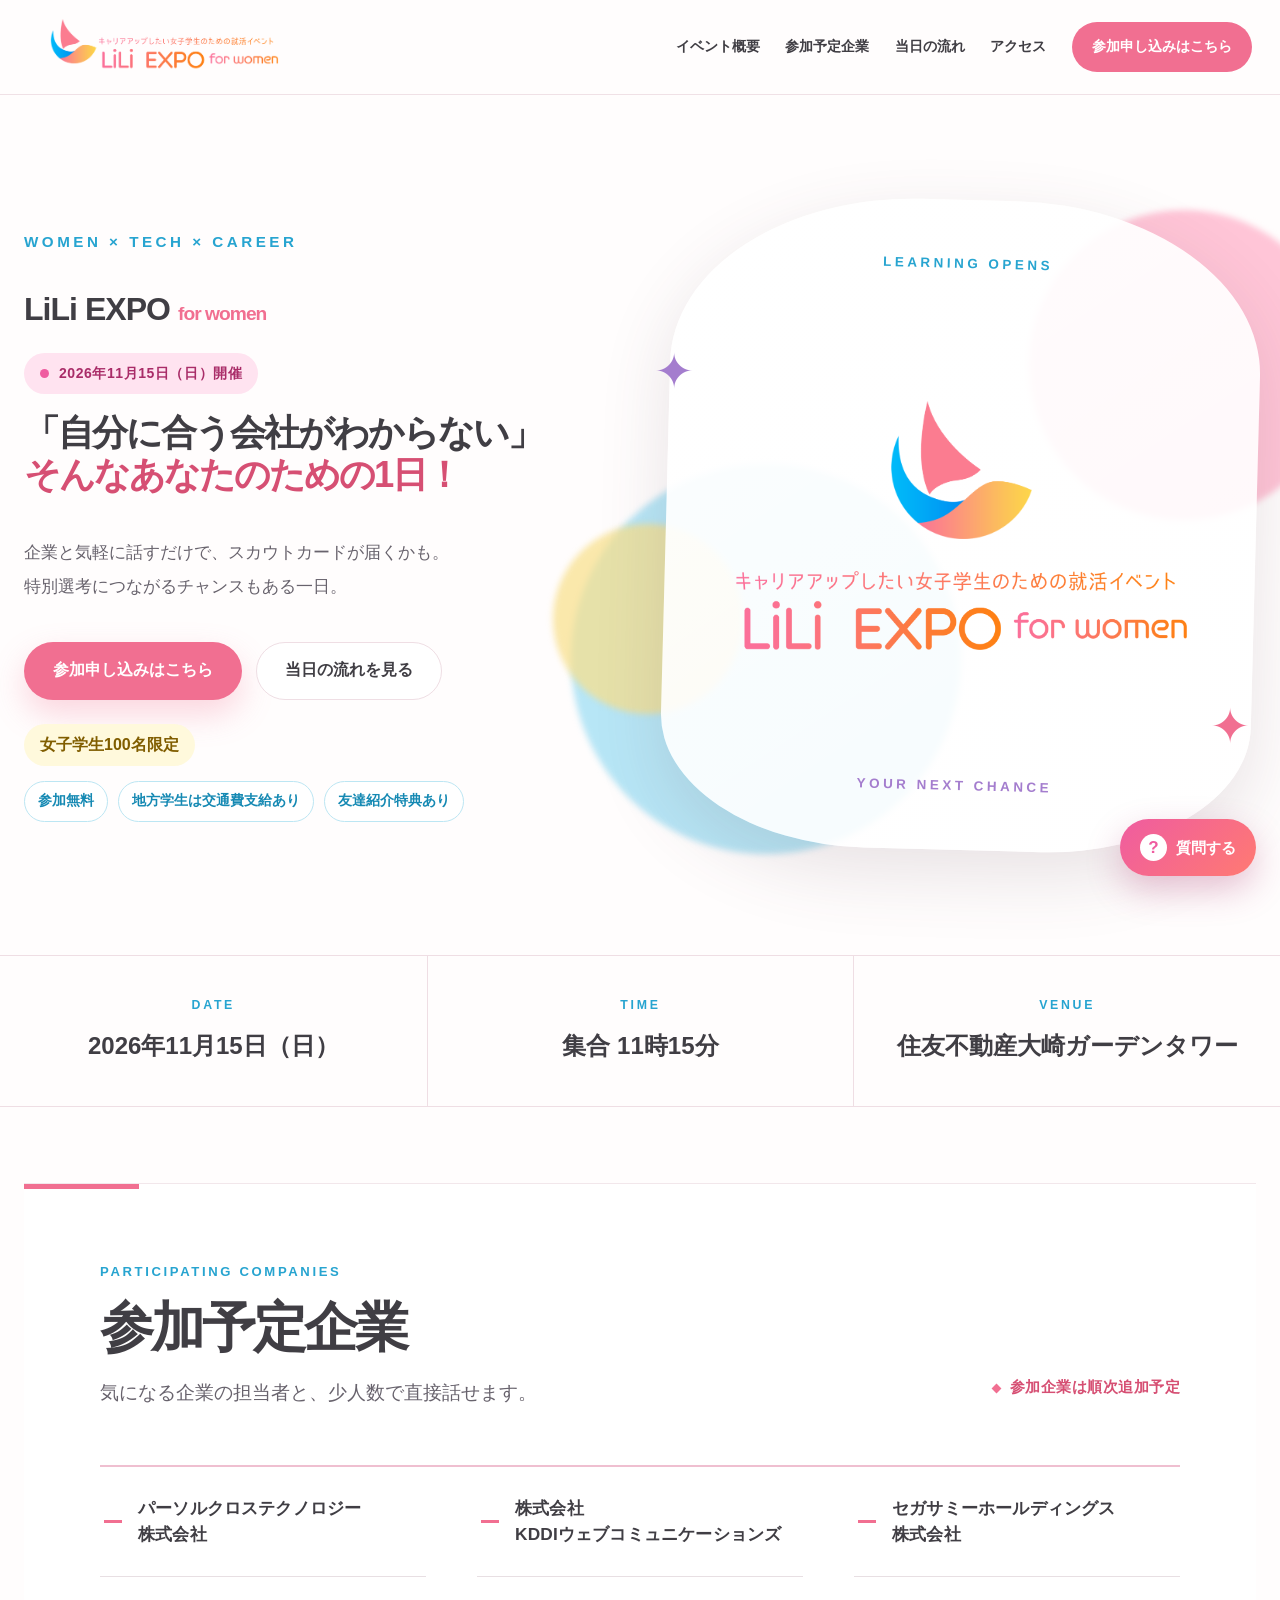
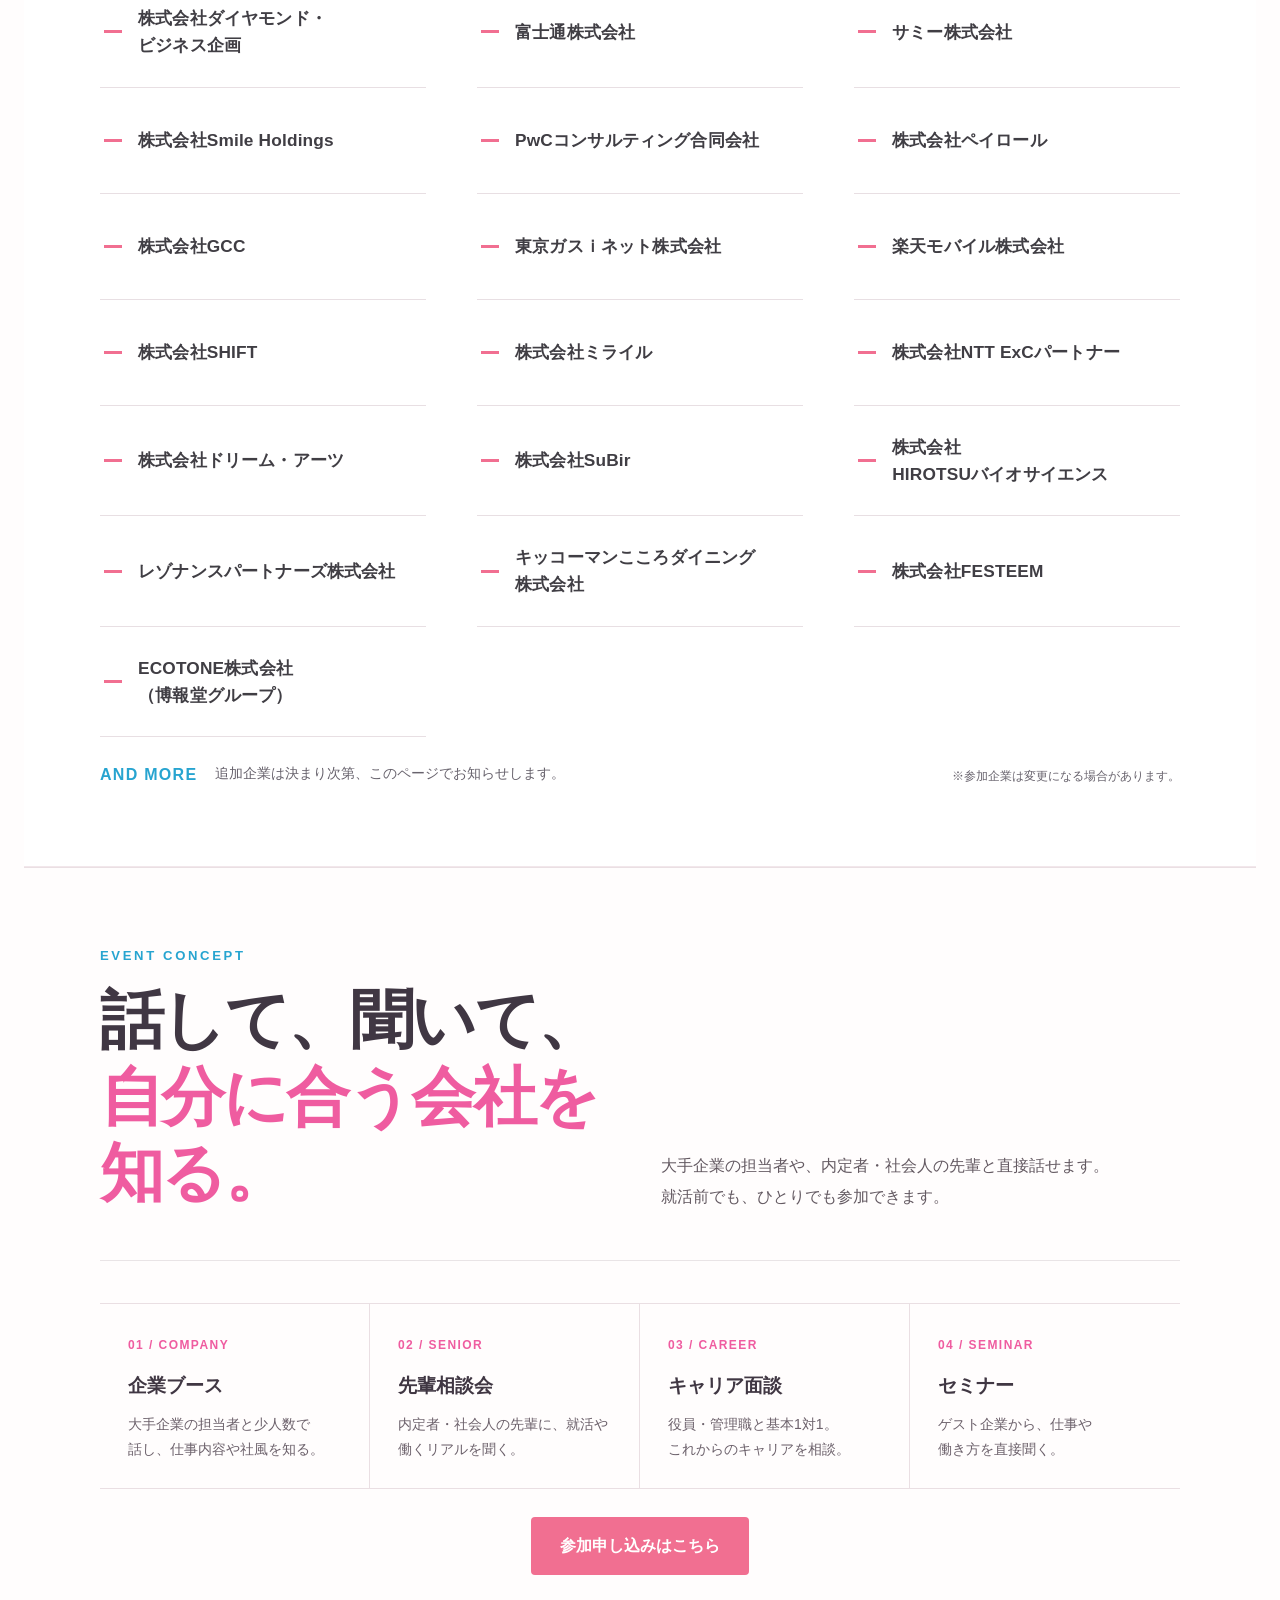
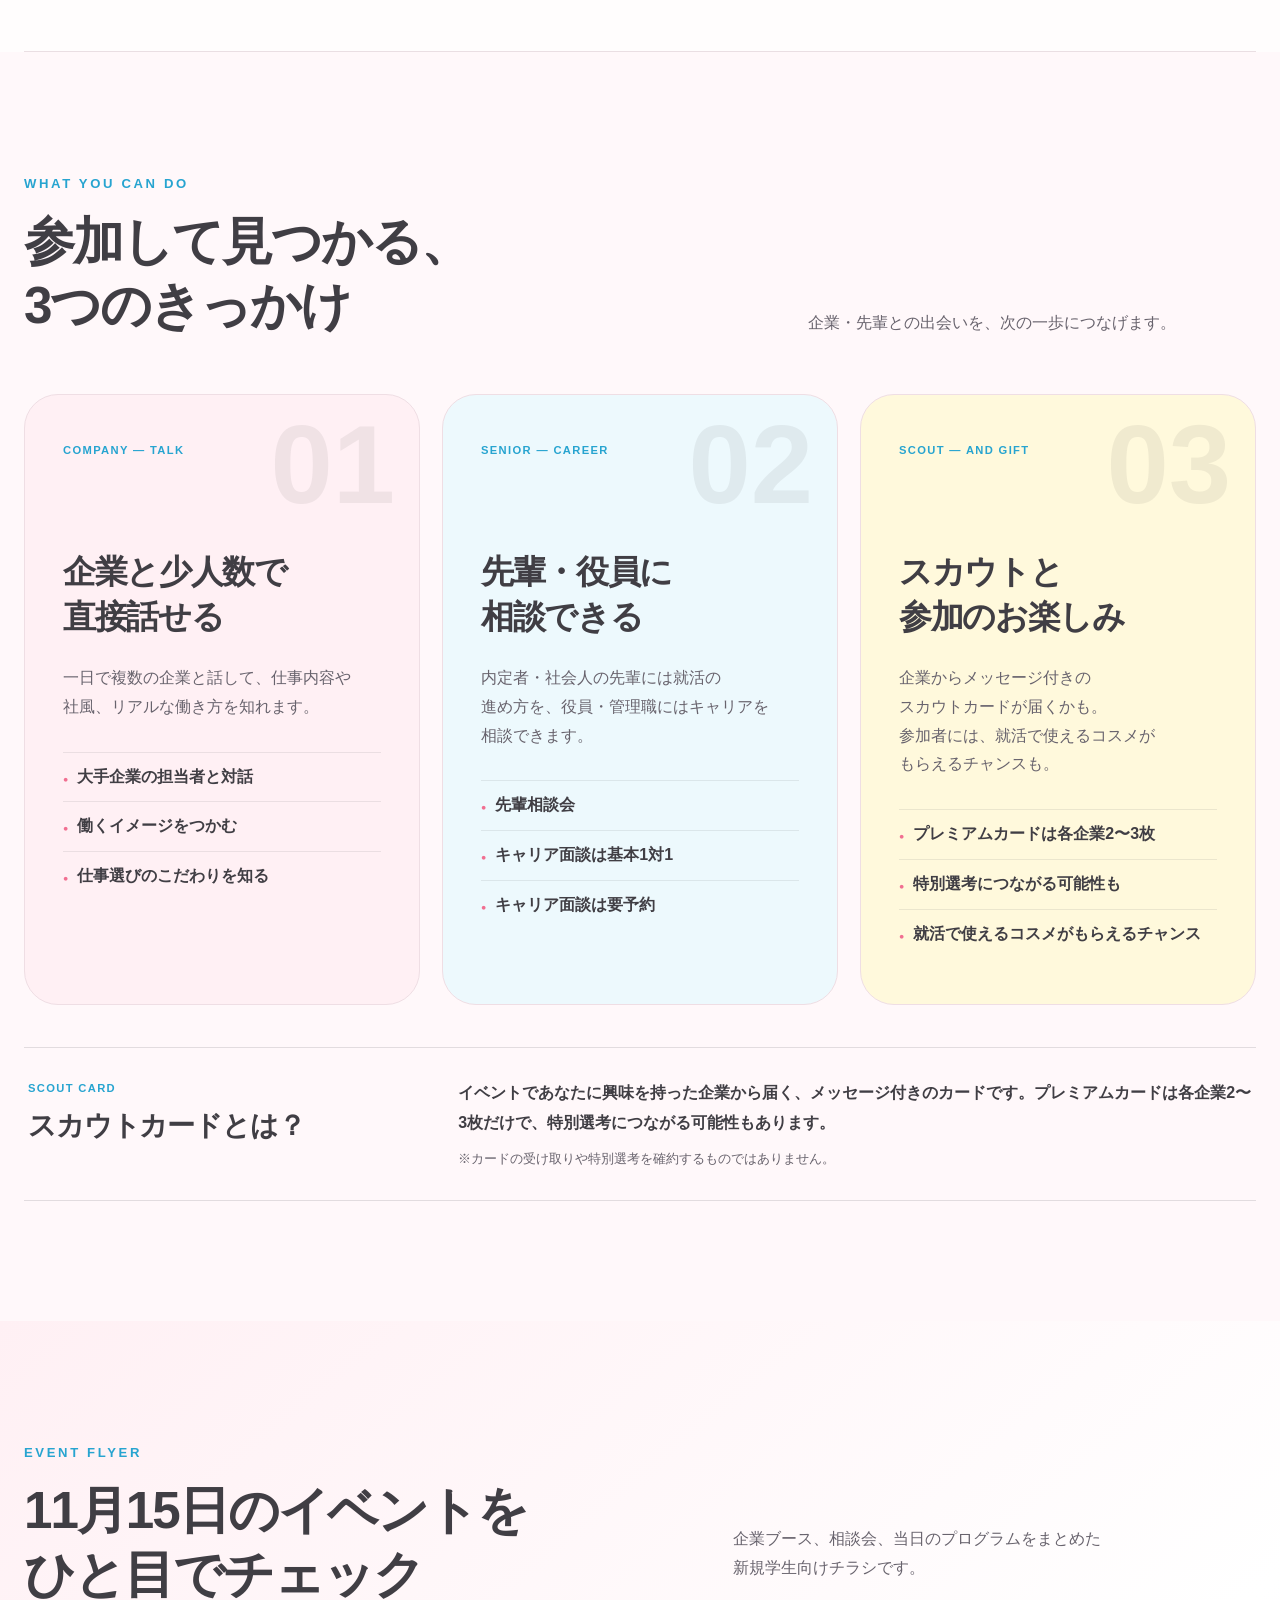
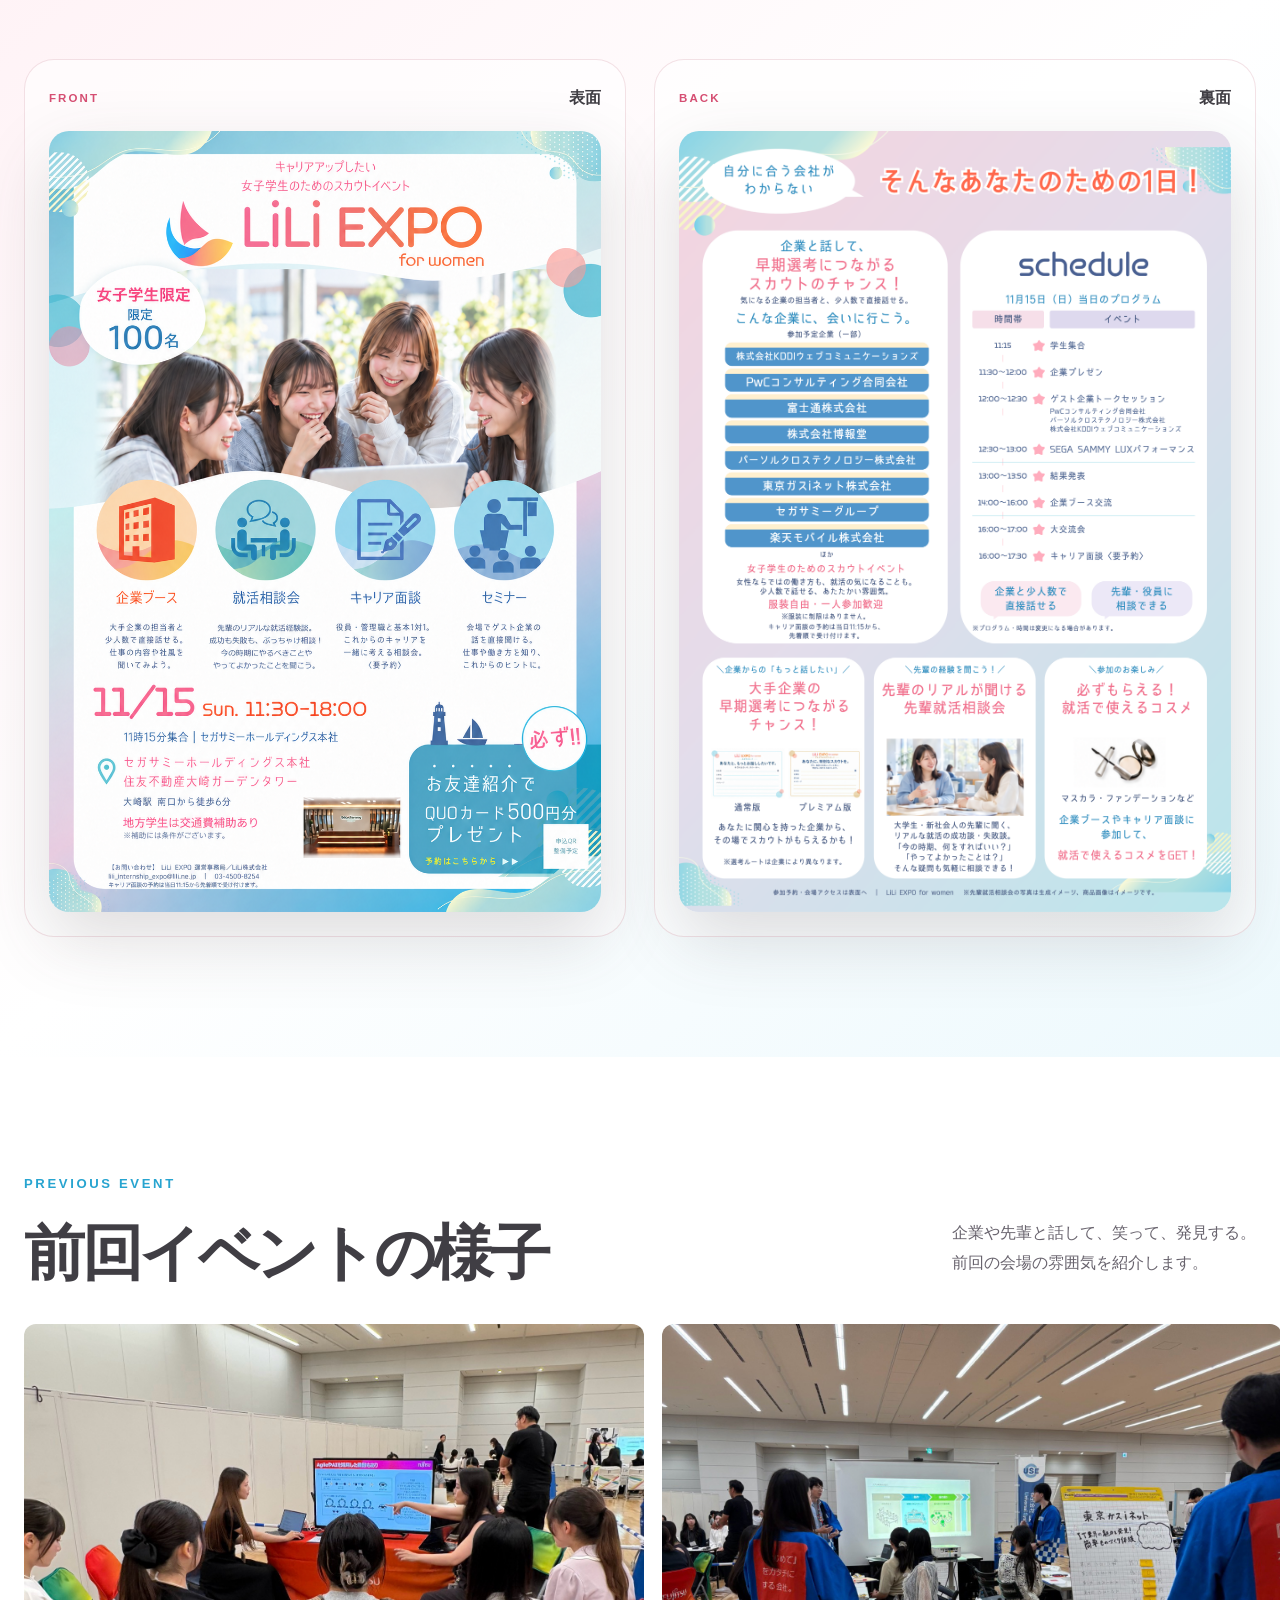
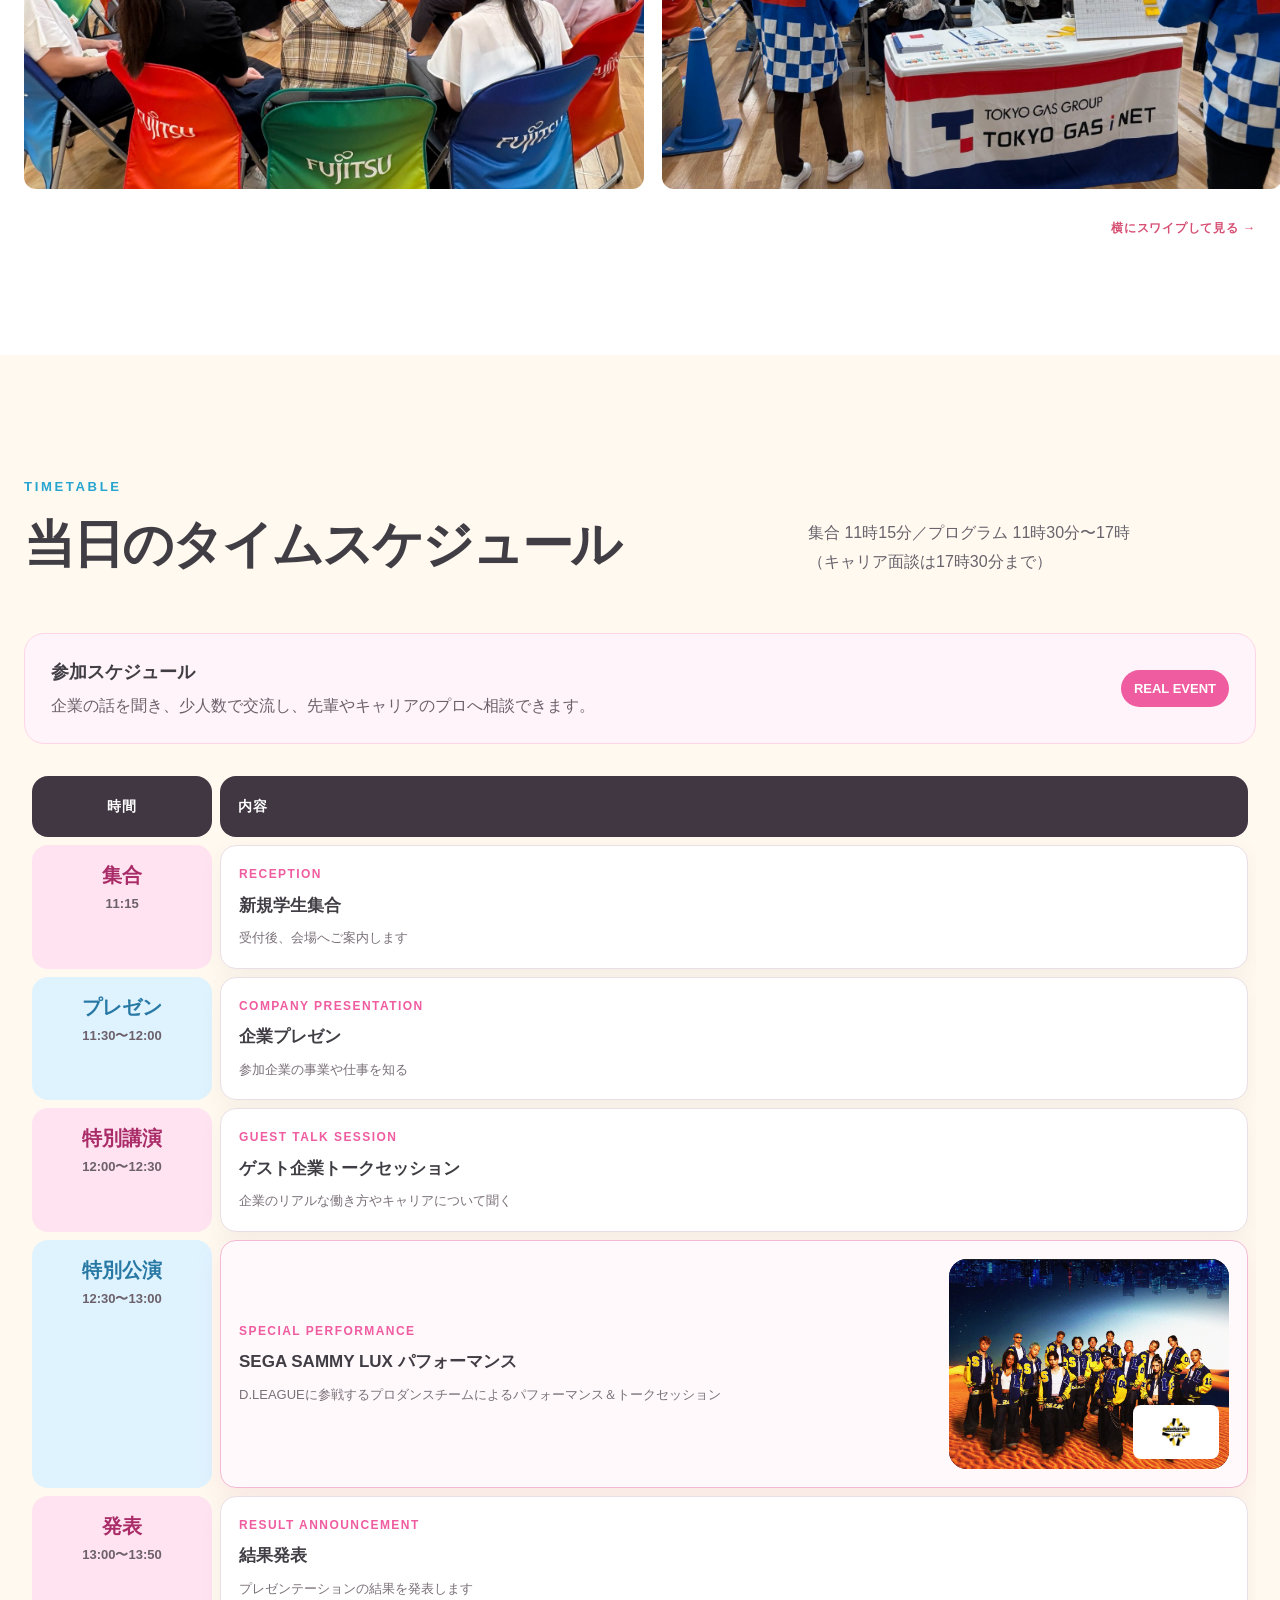
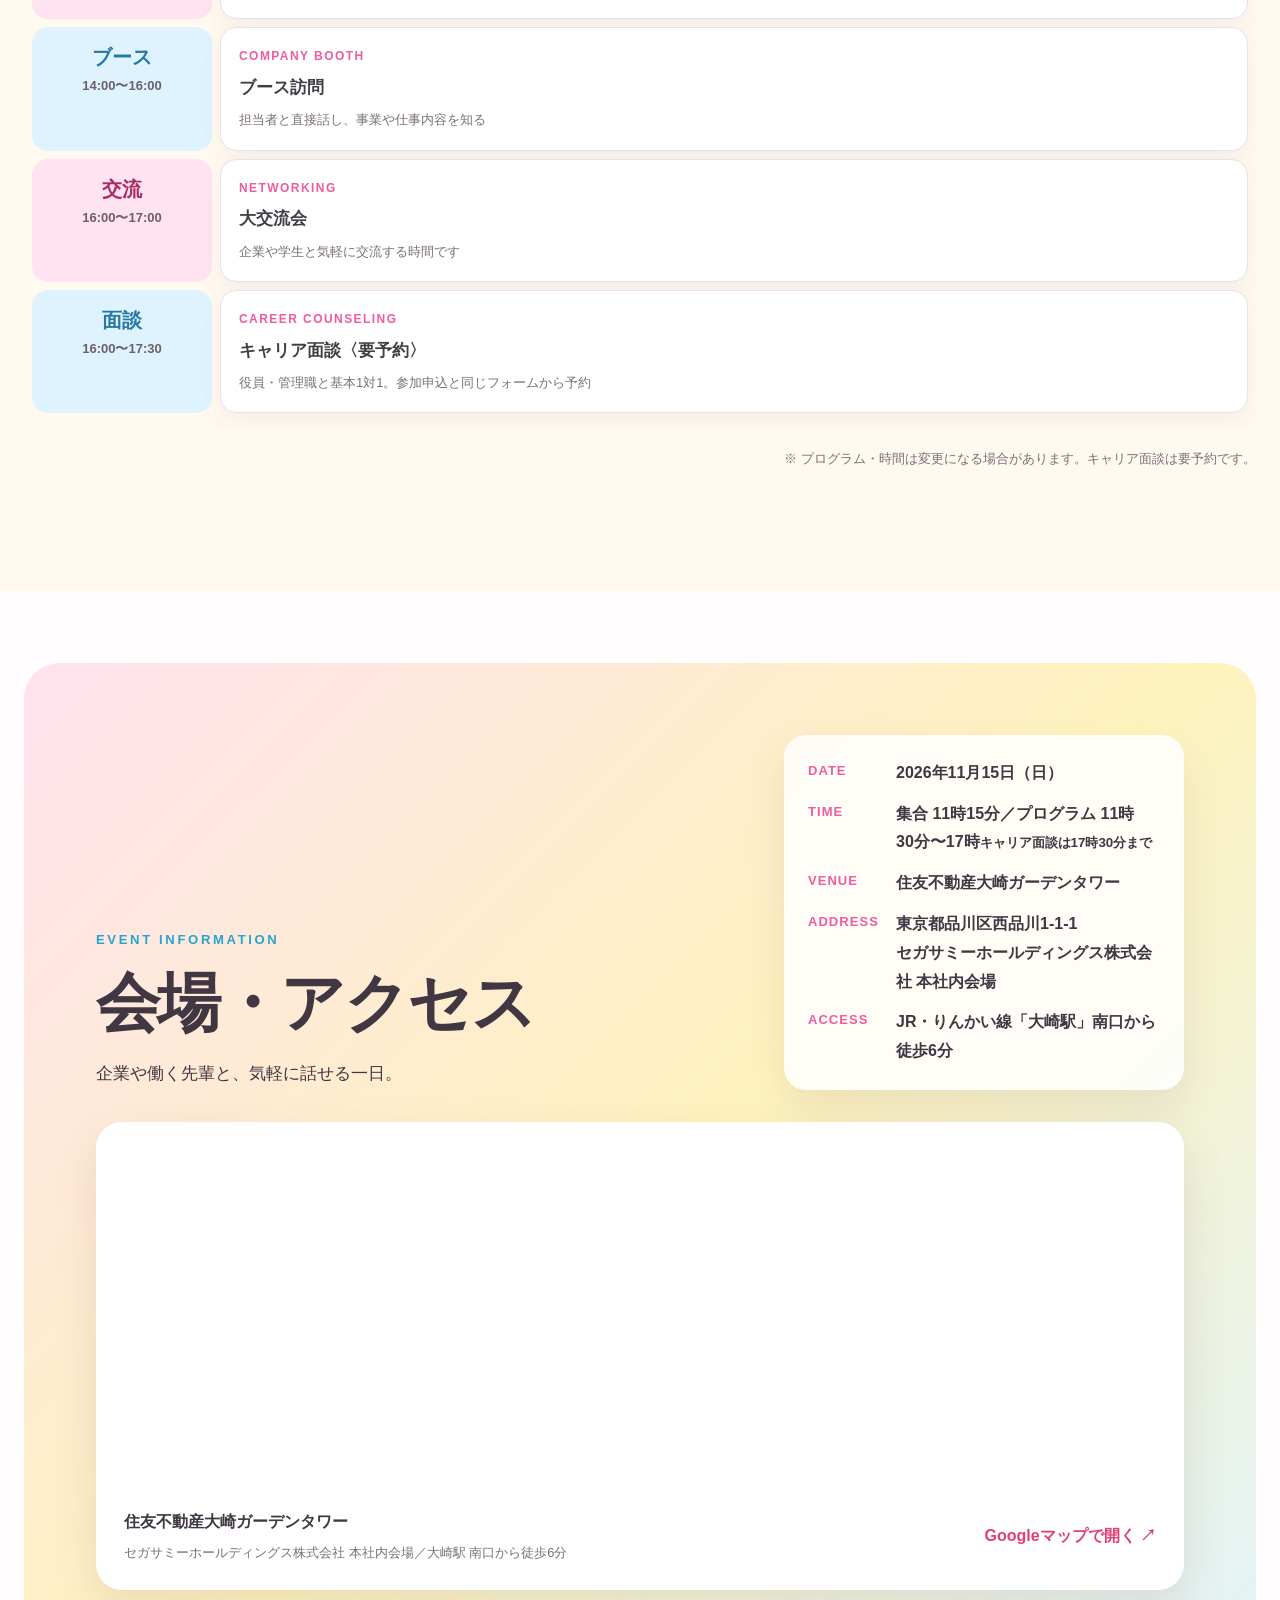
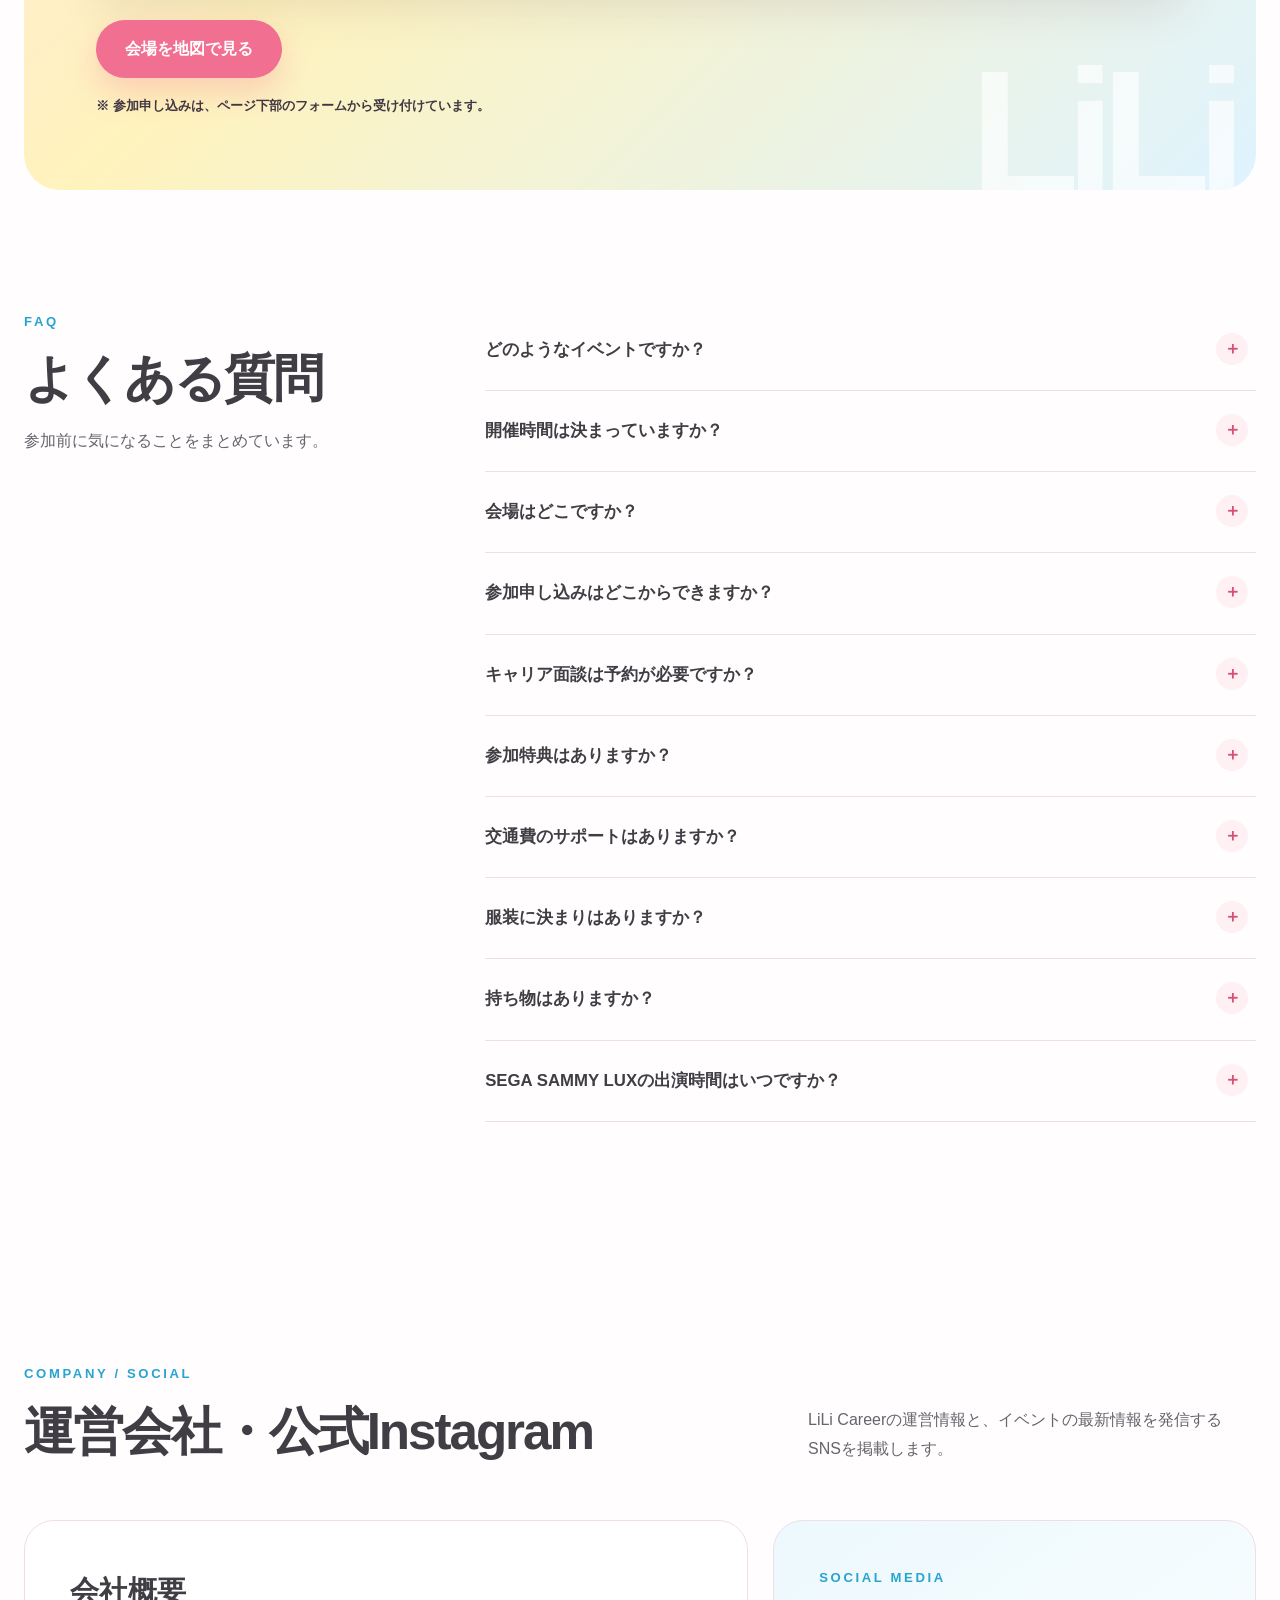
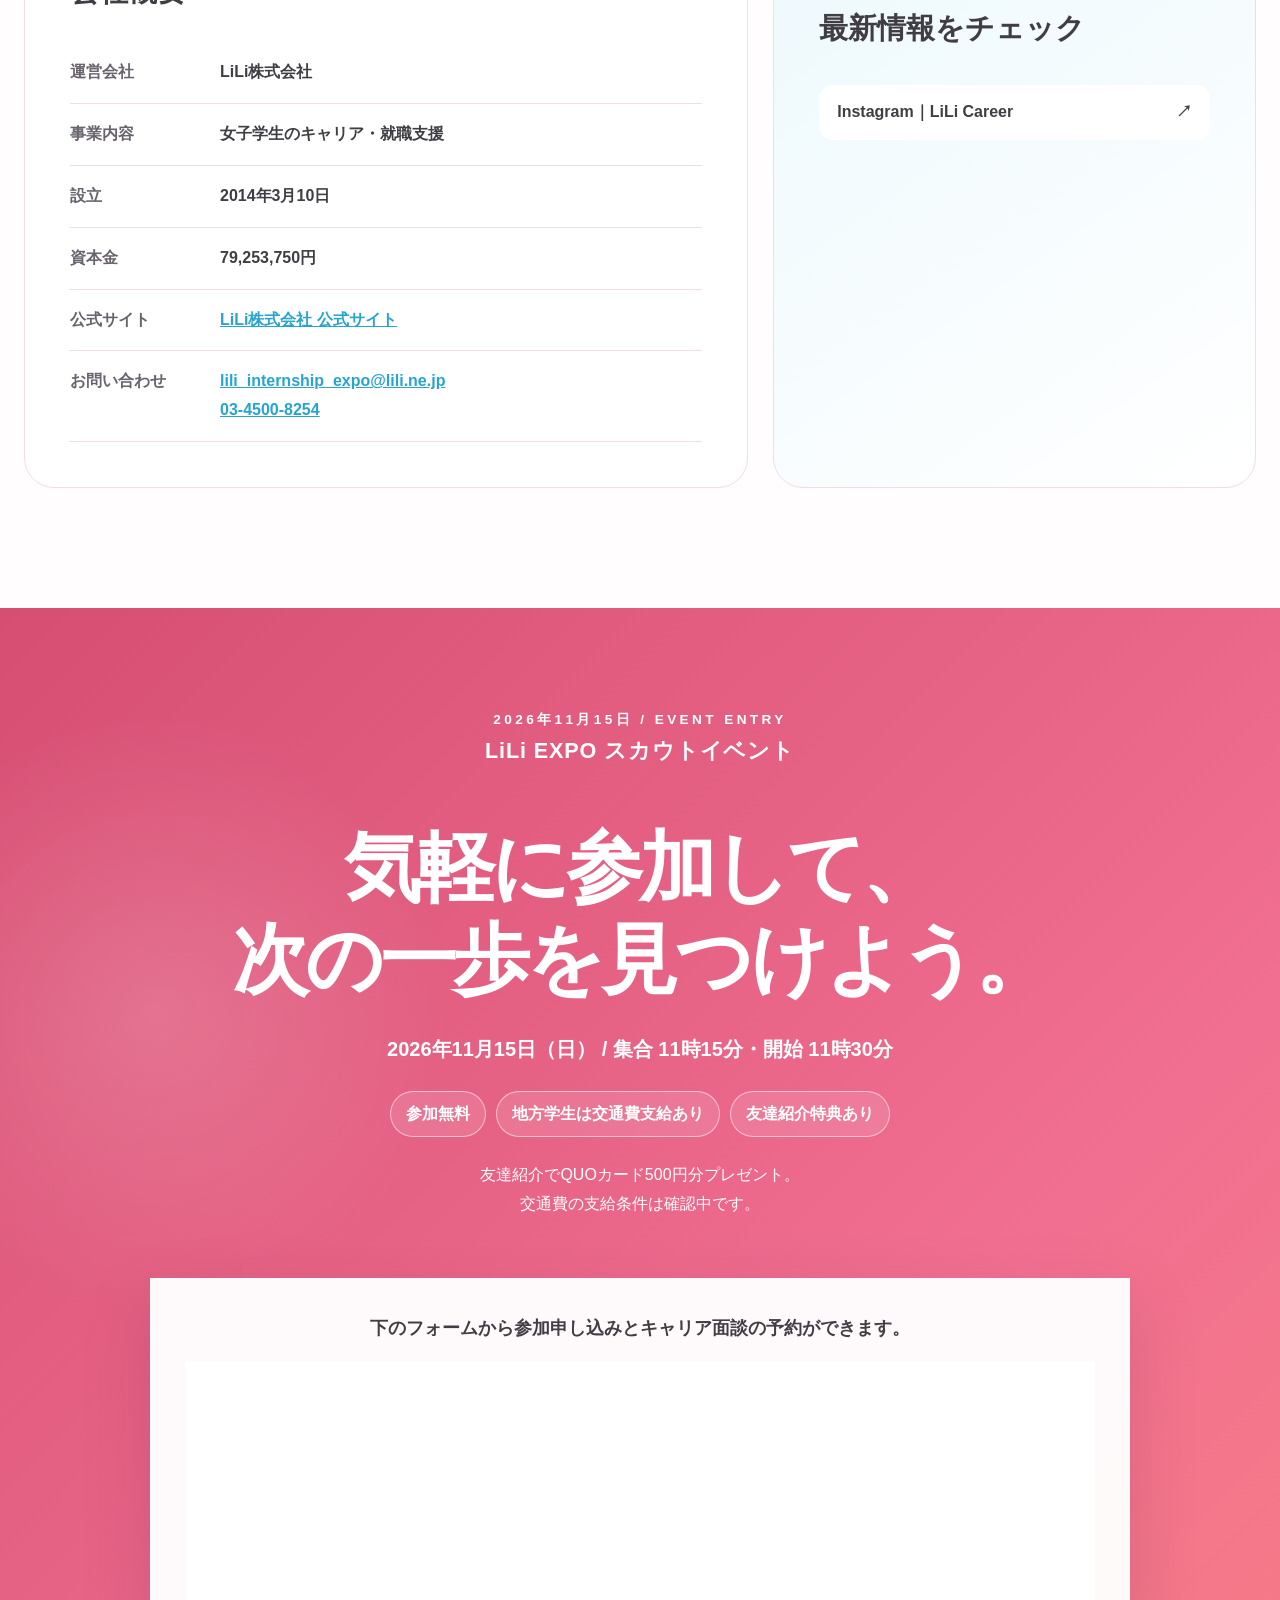
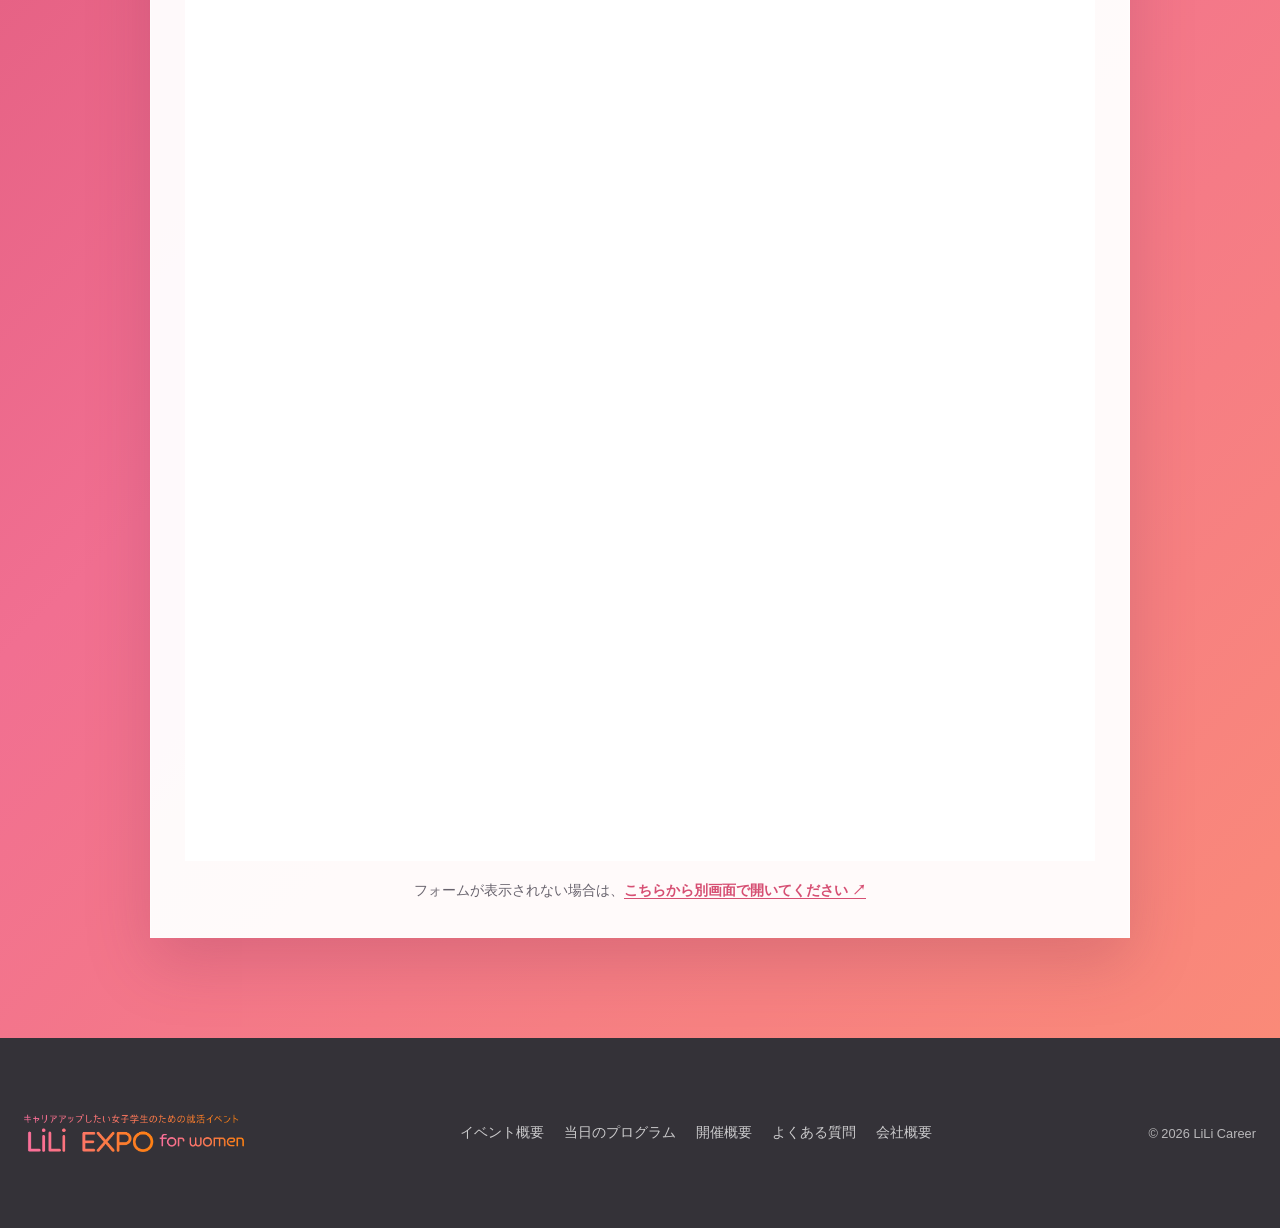
<file: index.html>
<!DOCTYPE html>
<html lang="ja">

<head>
  <meta charset="UTF-8">

  <meta name="viewport" content="width=device-width, initial-scale=1.0">

  <meta name="description" content="LiLi EXPO for women。企業と話し、先輩に聞き、自分の未来を考える女子学生向けイベント。2026年11月15日、住友不動産大崎ガーデンタワー内で開催します。">

  <!-- 公開時、Google検索に表示したい場合はこの1行を削除してください -->
  <meta name="robots" content="noindex, nofollow">

  <title>LiLi EXPO for women｜2026年11月15日開催</title>

  <link rel="icon" href="assets/logo_dake.png">

  <link rel="stylesheet" href="css/style.css?v=19">

  <script src="js/content.js?v=16" defer></script>

  <script src="js/script.js?v=1" defer></script>

  <!-- イベント案内・プログラム表示の追加スタイル -->
  <style>
    /* ==================== 日本語の改行調整 ==================== */

    body {
      word-break: auto-phrase;
      line-break: strict;
      overflow-wrap: normal;
    }

    html,
    body {
      width: 100%;
      max-width: 100%;
      overflow-x: hidden;
      overflow-x: clip;
    }

    main,
    section,
    header,
    footer,
    .hero-copy,
    .hero-visual {
      min-width: 0;
    }

    .site-header {
      min-height: 92px;
    }

    .header-logo {
      width: clamp(240px, 20vw, 320px);
    }

    .header-logo img {
      width: 100%;
      height: 66px;
      object-fit: cover;
      object-position: center;
    }

    .limited-number .limited-number-text {
      font-size: clamp(2.7rem, 5vw, 4.6rem);
      line-height: 1.1;
      letter-spacing: -.06em;
    }

    .limited-number .limited-number-note {
      margin-top: 12px;
      padding: 0 20px;
      text-align: center;
      line-height: 1.5;
    }

    .entry-kicker {
      margin: 12px 0 0;
      font-size: clamp(1rem, 2vw, 1.35rem);
      font-weight: 900;
      letter-spacing: .04em;
    }

    h1,
    h2,
    h3,
    h4,
    p,
    li,
    summary,
    dt,
    dd,
    strong,
    small,
    a {
      word-break: auto-phrase;
      line-break: strict;
    }

    h1,
    h2,
    h3,
    h4 {
      text-wrap: balance;
    }

    p,
    li,
    summary,
    dd {
      text-wrap: pretty;
    }

    .nowrap,
    .button,
    .global-nav a,
    .online-format-note,
    .capacity-label,
    .lesson-timetable time {
      white-space: nowrap;
    }

    .online-format-note {
      display: inline-flex;
      align-items: center;
      gap: 10px;
      margin: 0 0 18px;
      padding: 8px 16px;
      color: #a92c68;
      background: #ffe3f0;
      border-radius: 999px;
      font-size: 14px;
      font-weight: 800;
      letter-spacing: .04em;
    }

    .online-format-note::before {
      content: "";
      width: 9px;
      height: 9px;
      background: #ef5ca0;
      border-radius: 50%;
    }

    .timetable-guide {
      display: flex;
      justify-content: space-between;
      gap: 24px;
      align-items: center;
      margin: 0 0 24px;
      padding: 22px 26px;
      background: #fff4f9;
      border: 1px solid #ffd5e8;
      border-radius: 20px;
    }

    .timetable-guide strong {
      display: block;
      margin-bottom: 4px;
      font-size: 18px;
    }

    .timetable-guide p {
      margin: 0;
      color: #6c616b;
    }

    .timetable-guide span {
      flex: 0 0 auto;
      padding: 7px 13px;
      color: #fff;
      background: #ef5ca0;
      border-radius: 999px;
      font-size: 13px;
      font-weight: 800;
    }

    .timetable-scroll {
      overflow-x: auto;
      padding-bottom: 8px;
      -webkit-overflow-scrolling: touch;
    }

    .lesson-timetable {
      width: 100%;
      min-width: 620px;
      border-collapse: separate;
      border-spacing: 8px;
      table-layout: fixed;
    }

    .lesson-timetable th,
    .lesson-timetable td {
      padding: 18px;
      border-radius: 16px;
      text-align: left;
      vertical-align: top;
    }

    .lesson-timetable thead th {
      color: #fff;
      background: #403743;
      font-size: 14px;
      letter-spacing: .05em;
    }

    .lesson-timetable thead th:first-child {
      width: 180px;
      text-align: center;
    }

    .lesson-timetable tbody th {
      color: #a92c68;
      background: #ffe3f0;
      text-align: center;
    }

    .lesson-timetable tbody tr:nth-child(even) th {
      color: #2878a4;
      background: #dff3ff;
    }

    .lesson-timetable tbody td {
      background: #fff;
      border: 1px solid #eadfe6;
      box-shadow: 0 8px 25px rgba(90, 61, 79, .06);
    }

    .lesson-timetable .special-program-row th {
      color: #a92c68;
      background: #ffd9e9;
    }

    .lesson-timetable .special-program-row td {
      background: #fff9fc;
      border-color: #f4bad3;
      box-shadow: 0 10px 28px rgba(200, 76, 130, .1);
    }

    .lesson-timetable .period-number {
      display: block;
      font-size: 20px;
      line-height: 1.2;
      white-space: nowrap;
    }

    .hero h1.student-hero-title {
      font-size: clamp(2.15rem, 2.85vw, 3.1rem);
      line-height: 1.16;
      letter-spacing: -.055em;
    }

    .lesson-timetable time {
      display: block;
      margin-top: 5px;
      color: #6c616b;
      font-size: 13px;
      font-weight: 600;
    }

    .lesson-timetable td span {
      display: block;
      margin-bottom: 7px;
      color: #ef5ca0;
      font-size: 12px;
      font-weight: 900;
      letter-spacing: .12em;
    }

    .lesson-timetable td strong {
      display: block;
      font-size: 17px;
      line-height: 1.5;
    }

    .lesson-timetable td small {
      display: block;
      margin-top: 8px;
      color: #7a7078;
      font-size: 13px;
    }

    .timetable-edit-note {
      margin: 18px 0 0;
      color: #7a7078;
      font-size: 13px;
      text-align: right;
    }

    .november-event-section {
      position: relative;
      overflow: hidden;
      margin-top: 72px;
      padding: clamp(36px, 6vw, 72px);
      color: #403743;
      background: linear-gradient(135deg, #ffe2ef 0%, #fff3bd 50%, #dff3ff 100%);
      border-radius: 36px;
    }

    .november-event-section::after {
      content: "LiLi";
      position: absolute;
      right: 24px;
      bottom: -34px;
      color: rgba(255, 255, 255, .65);
      font-size: clamp(96px, 15vw, 180px);
      font-weight: 900;
      line-height: 1;
      letter-spacing: -.08em;
      pointer-events: none;
    }

    .november-event-content {
      position: relative;
      z-index: 1;
      display: grid;
      grid-template-columns: minmax(0, 1fr) minmax(320px, 400px);
      gap: clamp(32px, 4vw, 56px);
      align-items: end;
    }

    .november-event-section h2 {
      margin: 0 0 18px;
      font-size: clamp(34px, 5vw, 66px);
      line-height: 1.16;
      letter-spacing: -.04em;
    }

    .november-event-section h2 em {
      display: block;
      color: #ef5ca0;
      font-style: normal;
      font-size: clamp(32px, 3.6vw, 52px);
      letter-spacing: -.06em;
      white-space: normal;
    }

    .november-event-section h2 em span {
      display: block;
      white-space: nowrap;
    }

    .november-mobile-break {
      display: none;
    }

    .november-lead {
      margin: 0;
      font-size: 17px;
      line-height: 1.9;
    }

    .november-details {
      display: grid;
      width: 100%;
      min-width: 0;
      gap: 12px;
      margin: 0;
      padding: 24px;
      background: rgba(255, 255, 255, .86);
      border-radius: 22px;
      box-shadow: 0 18px 40px rgba(90, 61, 79, .10);
    }

    .november-details div {
      display: grid;
      grid-template-columns: 72px 1fr;
      gap: 16px;
    }

    .november-details dt {
      color: #ef5ca0;
      font-size: 13px;
      font-weight: 900;
      letter-spacing: .08em;
    }

    .november-details dd {
      margin: 0;
      font-weight: 700;
      overflow-wrap: anywhere;
    }

    .november-map-card {
      position: relative;
      z-index: 1;
      overflow: hidden;
      margin-top: 32px;
      border: 8px solid rgba(255, 255, 255, .72);
      border-radius: 26px;
      background: #fff;
      box-shadow: 0 18px 45px rgba(90, 61, 79, .12);
    }

    .november-map {
      display: block;
      width: 100%;
      height: 360px;
      border: 0;
    }

    .november-map-caption {
      display: flex;
      align-items: center;
      justify-content: space-between;
      gap: 24px;
      padding: 18px 20px;
      background: #fff;
    }

    .november-map-caption strong,
    .november-map-caption span {
      display: block;
    }

    .november-map-caption span {
      margin-top: 4px;
      color: #7a7078;
      font-size: 13px;
    }

    .november-map-caption a {
      flex: 0 0 auto;
      color: #df3f79;
      font-weight: 900;
    }

    @media (max-width: 1180px) {
      .hero h1.student-hero-title {
        font-size: clamp(1.9rem, 3.8vw, 2.45rem);
      }

      .student-hero-title .hero-title-line {
        display: block;
        width: 100%;
        white-space: normal;
        word-break: normal;
        overflow-wrap: anywhere;
      }

      .hero-description {
        word-break: normal;
        overflow-wrap: anywhere;
      }

      .november-event-content {
        grid-template-columns: 1fr;
        align-items: start;
      }

      .november-details {
        margin-top: 0;
      }
    }

    .november-actions {
      position: relative;
      z-index: 1;
      display: flex;
      flex-wrap: wrap;
      gap: 12px;
      margin-top: 30px;
    }

    .november-note {
      position: relative;
      z-index: 1;
      margin: 16px 0 0;
      font-size: 13px;
      font-weight: 700;
    }

    /* ==================== LiLi案内チャット ==================== */

    .lili-chat-launcher {
      position: fixed;
      right: 24px;
      bottom: 24px;
      z-index: 1201;
      display: inline-flex;
      align-items: center;
      gap: 9px;
      padding: 15px 20px;
      color: #fff;
      background: linear-gradient(135deg, #ef5ca0, #ff7a72);
      border: 0;
      border-radius: 999px;
      box-shadow: 0 14px 35px rgba(169, 44, 104, .28);
      font: inherit;
      font-size: 15px;
      font-weight: 900;
      cursor: pointer;
      transition: transform .2s ease, box-shadow .2s ease;
    }

    .lili-chat-launcher:hover {
      transform: translateY(-2px);
      box-shadow: 0 18px 40px rgba(169, 44, 104, .34);
    }

    .lili-chat-launcher-mark {
      display: grid;
      width: 27px;
      height: 27px;
      place-items: center;
      color: #ef5ca0;
      background: #fff;
      border-radius: 50%;
      font-size: 17px;
      line-height: 1;
    }

    .lili-chat-panel {
      position: fixed;
      right: 24px;
      bottom: 94px;
      z-index: 1200;
      display: flex;
      width: min(390px, calc(100vw - 32px));
      max-height: min(610px, calc(100vh - 130px));
      overflow: hidden;
      flex-direction: column;
      background: #fff;
      border: 1px solid #f3d7e4;
      border-radius: 26px;
      box-shadow: 0 25px 70px rgba(64, 55, 67, .22);
    }

    .lili-chat-panel[hidden] {
      display: none;
    }

    .lili-chat-header {
      display: flex;
      align-items: center;
      justify-content: space-between;
      gap: 16px;
      padding: 19px 20px;
      color: #fff;
      background: linear-gradient(135deg, #ef5ca0, #ff8a74);
    }

    .lili-chat-header p {
      margin: 0;
    }

    .lili-chat-title {
      font-size: 17px;
      font-weight: 900;
    }

    .lili-chat-status {
      margin-top: 2px !important;
      font-size: 11px;
      font-weight: 700;
      opacity: .9;
    }

    .lili-chat-close {
      display: grid;
      flex: 0 0 auto;
      width: 36px;
      height: 36px;
      padding: 0;
      place-items: center;
      color: #fff;
      background: rgba(255, 255, 255, .18);
      border: 1px solid rgba(255, 255, 255, .45);
      border-radius: 50%;
      font-size: 24px;
      line-height: 1;
      cursor: pointer;
    }

    .lili-chat-messages {
      min-height: 170px;
      padding: 20px;
      overflow-y: auto;
      background: #fff9fc;
      scroll-behavior: smooth;
    }

    .lili-chat-message {
      width: fit-content;
      max-width: 88%;
      margin: 0 0 12px;
      padding: 12px 15px;
      border-radius: 17px;
      font-size: 14px;
      line-height: 1.75;
      text-wrap: pretty;
      white-space: pre-line;
    }

    .lili-chat-message.bot {
      margin-right: auto;
      color: #4d4148;
      background: #fff;
      border: 1px solid #f1dbe5;
      border-bottom-left-radius: 5px;
    }

    .lili-chat-message.user {
      margin-left: auto;
      color: #fff;
      background: #ef5ca0;
      border-bottom-right-radius: 5px;
    }

    .lili-chat-options {
      display: grid;
      grid-template-columns: 1fr 1fr;
      gap: 8px;
      padding: 14px;
      background: #fff;
      border-top: 1px solid #f1e4ea;
    }

    .lili-chat-option {
      min-height: 46px;
      padding: 9px 10px;
      color: #a92c68;
      background: #fff4f9;
      border: 1px solid #f5c9dc;
      border-radius: 13px;
      font: inherit;
      font-size: 12px;
      font-weight: 800;
      line-height: 1.4;
      white-space: normal;
      cursor: pointer;
      transition: background .2s ease, transform .2s ease;
    }

    .lili-chat-option:hover {
      background: #ffe3f0;
      transform: translateY(-1px);
    }

    .lili-chat-launcher:focus-visible,
    .lili-chat-close:focus-visible,
    .lili-chat-option:focus-visible {
      outline: 3px solid rgba(40, 120, 164, .36);
      outline-offset: 3px;
    }

    /* ==================== 気軽に参加・参加までの流れ ==================== */

    .join-guide-section {
      overflow: hidden;
      padding: clamp(38px, 6vw, 76px);
      background: #fffdfd;
      border-top: 1px solid #eadfe3;
      border-bottom: 1px solid #eadfe3;
    }

    .join-guide-heading {
      display: grid;
      grid-template-columns: 1fr 1fr;
      gap: 42px;
      align-items: end;
      margin-bottom: 32px;
    }

    .join-guide-heading h2 {
      margin: 0;
      color: #403743;
      font-size: clamp(34px, 5vw, 64px);
      line-height: 1.2;
      letter-spacing: -.04em;
    }

    .join-guide-heading h2 em {
      color: #ef5ca0;
      font-style: normal;
    }

    .join-guide-lead {
      margin: 0;
      color: #645a62;
      font-size: 16px;
      line-height: 1.9;
    }

    .join-easy-grid {
      display: grid;
      grid-template-columns: repeat(5, 1fr);
      gap: 10px;
      margin: 0;
      padding: 0;
      list-style: none;
    }

    .join-easy-grid li {
      min-width: 0;
      padding: 19px 13px;
      background: rgba(255, 255, 255, .88);
      border: 1px solid rgba(239, 92, 160, .18);
      border-radius: 18px;
      text-align: center;
      box-shadow: 0 9px 24px rgba(90, 61, 79, .05);
    }

    .join-easy-grid span {
      display: block;
      margin-bottom: 8px;
      color: #ef5ca0;
      font-size: 11px;
      font-weight: 900;
      letter-spacing: .1em;
    }

    .join-easy-grid strong {
      display: block;
      color: #403743;
      font-size: 15px;
      line-height: 1.5;
    }

    .join-flow {
      margin-top: 48px;
      padding-top: 42px;
      border-top: 1px solid rgba(90, 61, 79, .13);
    }

    .join-flow-title {
      margin-bottom: 24px;
    }

    .join-flow-title h3 {
      margin: 5px 0 0;
      color: #403743;
      font-size: clamp(26px, 3vw, 40px);
    }

    .join-flow-grid {
      display: grid;
      grid-template-columns: repeat(4, 1fr);
      gap: 0;
      border-top: 1px solid #eadfe3;
      border-bottom: 1px solid #eadfe3;
    }

    .join-flow-card {
      position: relative;
      min-width: 0;
      padding: 26px 28px;
      background: transparent;
      border-right: 1px solid #eadfe3;
    }

    .join-flow-card:not(:last-child)::after {
      content: none;
    }

    .join-flow-card:last-child {
      border-right: 0;
    }

    .join-flow-number {
      display: inline-block;
      margin-bottom: 12px;
      color: #ef5ca0;
      font-size: 12px;
      font-weight: 900;
      letter-spacing: .12em;
    }

    .join-flow-card h4 {
      margin: 0 0 9px;
      color: #403743;
      font-size: 19px;
    }

    .join-flow-card p {
      margin: 0;
      color: #6c616b;
      font-size: 14px;
      line-height: 1.8;
    }

    .join-guide-action {
      display: flex;
      justify-content: center;
      margin-top: 28px;
    }

    .join-guide-action .button {
      border-radius: 4px;
      box-shadow: none;
    }

    @media (max-width: 760px) {

      .site-header {
        width: 100%;
        min-height: 78px;
        gap: 10px;
        padding: 9px 14px;
      }

      .header-logo {
        width: min(220px, calc(100vw - 92px));
      }

      .header-logo img {
        width: 100%;
        height: 58px;
        object-fit: cover;
        object-position: center;
      }

      .menu-button {
        flex: 0 0 48px;
      }

      .hero {
        width: calc(100% - 28px);
        gap: 34px;
        padding: 48px 0 64px;
        overflow: hidden;
      }

      .hero h1 {
        font-size: clamp(2.3rem, 10.5vw, 3.35rem);
        line-height: 1.12;
        letter-spacing: -.055em;
      }

      .hero h1.student-hero-title {
        font-size: clamp(2rem, 8.5vw, 2.65rem);
      }

      .student-hero-title .hero-title-line {
        display: block;
        width: 100%;
        white-space: normal;
        word-break: normal;
        overflow-wrap: anywhere;
      }

      .hero-description {
        word-break: normal;
        overflow-wrap: anywhere;
      }

      .hero h1 .nowrap {
        white-space: normal;
      }

      .hero-description br:not(.mobile-break) {
        display: none;
      }

      .capacity-label {
        max-width: 100%;
        white-space: normal;
        line-height: 1.5;
      }

      .hero-highlights {
        gap: 8px;
      }

      .hero-highlights li {
        padding: 6px 11px;
        font-size: .78rem;
      }

      .hero-visual {
        display: none;
      }

      .hero-card {
        width: 100%;
        min-height: 350px;
        padding: 30px 20px;
        border-radius: 32px;
        transform: none;
      }

      .hero-card-brand {
        gap: 20px;
        transform: none;
      }

      .hero-card-mark {
        width: 86px;
      }

      .hero-card-wordmark {
        width: min(94%, 330px);
      }

      .orb,
      .spark {
        display: none;
      }

      .timetable-scroll {
        overflow: visible;
        padding-bottom: 0;
      }

      .lesson-timetable,
      .lesson-timetable tbody,
      .lesson-timetable tr,
      .lesson-timetable th,
      .lesson-timetable td {
        display: block;
        width: 100%;
      }

      .lesson-timetable {
        min-width: 0;
        border-spacing: 0;
      }

      .lesson-timetable thead {
        display: none;
      }

      .lesson-timetable tr {
        margin-bottom: 14px;
      }

      .lesson-timetable tbody th {
        display: flex;
        align-items: baseline;
        justify-content: space-between;
        gap: 12px;
        padding: 14px 16px;
        border-radius: 16px 16px 0 0;
        text-align: left;
      }

      .lesson-timetable .period-number,
      .lesson-timetable time {
        display: block;
      }

      .lesson-timetable time {
        flex: 0 0 auto;
        margin: 0;
      }

      .lesson-timetable tbody td {
        padding: 17px 16px;
        border-radius: 0 0 16px 16px;
      }

      .timetable-edit-note {
        text-align: left;
      }

      .limited-number .limited-number-text {
        font-size: 3.1rem;
      }

      .entry-section h2 {
        font-size: clamp(2.35rem, 11vw, 3.5rem);
      }

      .timetable-guide,
      .november-event-content {
        display: block;
      }

      .timetable-guide span {
        display: inline-block;
        margin-top: 14px;
      }

      .november-details {
        margin-top: 28px;
        padding: 22px;
      }

      .november-details div {
        grid-template-columns: 1fr;
        gap: 4px;
        padding-bottom: 12px;
        border-bottom: 1px solid rgba(239, 92, 160, .13);
      }

      .november-details div:last-child {
        padding-bottom: 0;
        border-bottom: 0;
      }

      .november-map {
        height: 300px;
      }

      .november-map-caption {
        display: block;
      }

      .november-map-caption a {
        display: inline-block;
        margin-top: 14px;
      }

      .november-event-section {
        margin-top: 44px;
        border-radius: 26px;
      }

      .november-event-section::after {
        right: 12px;
        bottom: -16px;
        font-size: 96px;
        opacity: .45;
      }

      .november-event-section h2 em {
        display: block;
        font-size: clamp(32px, 10vw, 44px);
        white-space: normal;
      }

      .november-event-section h2 em span {
        white-space: normal;
      }

      .november-mobile-break {
        display: initial;
      }

      h1,
      h2,
      h3,
      h4 {
        text-wrap: pretty;
      }

      .lili-chat-launcher {
        right: 14px;
        bottom: 14px;
        padding: 13px 17px;
      }

      .lili-chat-panel {
        right: 16px;
        bottom: 82px;
        max-height: calc(100vh - 105px);
        border-radius: 22px;
      }

      .lili-chat-options {
        grid-template-columns: 1fr;
        overflow-y: auto;
      }

      .join-guide-section {
        border-radius: 0;
      }

      .join-guide-heading {
        display: block;
      }

      .join-guide-lead {
        margin-top: 20px;
      }

      .join-easy-grid {
        grid-template-columns: 1fr 1fr;
      }

      .join-easy-grid li:last-child {
        grid-column: 1 / -1;
      }

      .join-flow-grid {
        grid-template-columns: 1fr;
      }

      .join-flow-card:not(:last-child)::after {
        content: none;
      }

      .join-flow-card,
      .join-flow-card:last-child {
        border-right: 0;
        border-bottom: 1px solid #eadfe3;
      }

      .join-flow-card:last-child {
        border-bottom: 0;
      }
    }

    @media (prefers-reduced-motion: reduce) {

      .lili-chat-launcher,
      .lili-chat-option {
        transition: none;
      }

      .lili-chat-messages {
        scroll-behavior: auto;
      }
    }
  </style>
</head>

<body>

  <!-- ==================== ヘッダー ==================== -->

  <header class="site-header">

    <a class="header-logo" href="#top" aria-label="LiLi EXPO トップへ">
      <img src="assets/moziari%20logo.png" alt="キャリアアップしたい女子学生のための就活イベント LiLi EXPO for women">
    </a>

    <button class="menu-button" id="menuButton" type="button" aria-label="メニューを開く" aria-expanded="false">

      <span></span>
      <span></span>
      <span></span>
    </button>

    <nav class="global-nav" id="globalNav" aria-label="メインメニュー">

      <a href="#join-guide">イベント概要</a>
      <a href="#companies">参加予定企業</a>
      <a href="#schedule">当日の流れ</a>
      <a href="#november">アクセス</a>

      <a class="nav-entry registration-link" href="#entry">
        参加申し込みはこちら
      </a>

    </nav>

  </header>


  <main>

    <!-- ==================== ファーストビュー ==================== -->

    <section class="hero" id="top">

      <div class="hero-copy">

        <p class="eyebrow">
          WOMEN × TECH × CAREER
        </p>

        <p class="hero-name">
          LiLi EXPO
          <span>for women</span>
        </p>

        <p class="online-format-note">
          2026年11月15日（日）開催
        </p>

        <h1 class="student-hero-title">
          <span class="hero-title-line">「自分に合う会社がわからない」</span><br>
          <em><span class="hero-title-line">そんなあなたのための1日！</span></em>
        </h1>

        <p class="hero-description">
          企業と気軽に話すだけで、スカウトカードが届くかも。<br>
          特別選考につながるチャンスもある一日。
        </p>

        <div class="hero-actions">

          <a class="button button-primary registration-link" href="#entry">
            参加申し込みはこちら
          </a>

          <a class="button button-outline" href="#schedule">
            当日の流れを見る
          </a>

        </div>

        <p class="capacity-label" id="eventCapacity"></p>

        <ul class="hero-highlights" id="eventHighlights" aria-label="参加条件">
          <li>参加無料</li>
          <li>地方学生は交通費支給あり</li>
          <li>友達紹介特典あり</li>
        </ul>

      </div>


      <div class="hero-visual">

        <div class="orb orb-pink"></div>
        <div class="orb orb-blue"></div>
        <div class="orb orb-yellow"></div>

        <span class="spark spark-left">✦</span>
        <span class="spark spark-right">✦</span>

        <div class="hero-card">

          <p class="hero-card-top">
            LEARNING OPENS
          </p>

          <div class="hero-card-brand">

            <img class="hero-card-mark" src="assets/logo_dake.png" alt="">

            <img class="hero-card-wordmark" src="assets/mozi%20dake.png"
              alt="キャリアアップしたい女子学生のための就活イベント LiLi EXPO for women">

          </div>

          <p class="hero-card-bottom">
            YOUR NEXT CHANCE
          </p>

        </div>

      </div>

    </section>


    <!-- ==================== 開催情報 ==================== -->

    <section class="event-information" aria-label="開催情報">

      <div>
        <span>DATE</span>
        <strong id="eventDate"></strong>
      </div>

      <div>
        <span>TIME</span>
        <strong id="eventTime"></strong>
      </div>

      <div>
        <span>VENUE</span>
        <strong id="eventVenue">住友不動産大崎ガーデンタワー</strong>
      </div>

    </section>

    <section class="section participating-companies-section" id="companies" aria-labelledby="companiesTitle">
      <div class="participating-companies-heading">
        <div>
          <p class="section-label">PARTICIPATING COMPANIES</p>
          <h2 id="companiesTitle">参加予定企業</h2>
          <p class="participating-companies-lead">気になる企業の担当者と、少人数で直接話せます。</p>
        </div>
        <p class="companies-update-note"><span aria-hidden="true"></span>参加企業は順次追加予定</p>
      </div>
      <ul class="company-name-list" id="participatingCompanies" aria-label="参加予定企業一覧">
        <li><strong>パーソルクロステクノロジー株式会社</strong></li>
        <li><strong>株式会社KDDIウェブコミュニケーションズ</strong></li>
        <li><strong>セガサミーホールディングス株式会社</strong></li>
        <li><strong>株式会社ダイヤモンド・ビジネス企画</strong></li>
        <li><strong>富士通株式会社</strong></li>
        <li><strong>サミー株式会社</strong></li>
        <li><strong>株式会社Smile Holdings</strong></li>
        <li><strong>PwCコンサルティング合同会社</strong></li>
        <li><strong>株式会社ペイロール</strong></li>
        <li><strong>株式会社GCC</strong></li>
        <li><strong>東京ガスｉネット株式会社</strong></li>
        <li><strong>楽天モバイル株式会社</strong></li>
        <li><strong>株式会社SHIFT</strong></li>
        <li><strong>株式会社ミライル</strong></li>
        <li><strong>株式会社NTT ExCパートナー</strong></li>
        <li><strong>株式会社ドリーム・アーツ</strong></li>
        <li><strong>株式会社SuBir</strong></li>
        <li><strong>株式会社HIROTSUバイオサイエンス</strong></li>
        <li><strong>レゾナンスパートナーズ株式会社</strong></li>
        <li><strong>キッコーマンこころダイニング株式会社</strong></li>
        <li><strong>株式会社FESTEEM</strong></li>
        <li><strong>ECOTONE株式会社（博報堂グループ）</strong></li>
      </ul>
      <div class="company-list-footer">
        <p><strong>and more</strong><span>追加企業は決まり次第、このページでお知らせします。</span></p>
        <p class="company-list-note">※参加企業は変更になる場合があります。</p>
      </div>
    </section>


    <!-- ==================== 気軽に参加・参加までの流れ ==================== -->

    <section class="section join-guide-section" id="join-guide">

      <div class="join-guide-heading">

        <div>
          <p class="section-label">
            EVENT CONCEPT
          </p>

          <h2>
            話して、聞いて、<br>
            <em>自分に合う会社を知る。</em>
          </h2>
        </div>

        <p class="join-guide-lead">
          大手企業の担当者や、内定者・社会人の先輩と直接話せます。
          就活前でも、ひとりでも参加できます。
        </p>

      </div>


      <div class="join-flow">
        <div class="join-flow-grid">

          <article class="join-flow-card">
            <span class="join-flow-number">01 / COMPANY</span>
            <h4>企業ブース</h4>
            <p>大手企業の担当者と少人数で話し、仕事内容や社風を知る。</p>
          </article>

          <article class="join-flow-card">
            <span class="join-flow-number">02 / SENIOR</span>
            <h4>先輩相談会</h4>
            <p>内定者・社会人の先輩に、就活や働くリアルを聞く。</p>
          </article>

          <article class="join-flow-card">
            <span class="join-flow-number">03 / CAREER</span>
            <h4>キャリア面談</h4>
            <p>役員・管理職と基本1対1。これからのキャリアを相談。</p>
          </article>

          <article class="join-flow-card">
            <span class="join-flow-number">04 / SEMINAR</span>
            <h4>セミナー</h4>
            <p>ゲスト企業から、仕事や働き方を直接聞く。</p>
          </article>

        </div>

        <div class="join-guide-action">
          <a class="button button-primary registration-link" href="#entry">
            参加申し込みはこちら
          </a>
        </div>

      </div>

    </section>


    <!-- ==================== LiLi EXPOとは ==================== -->

    <section class="section about-section" id="about" hidden>

      <div class="section-title">

        <p class="section-label">
          WHAT IS LiLi EXPO?
        </p>

        <h2>
          これは、授業ではない。<br>
          学びを社会につなげる発表の場。
        </h2>

      </div>


      <div class="about-copy">

        <p class="about-lead">
          LiLiテックアカデミーで学んだことを企業へ直接伝え、<br>
          次のキャリア機会につなげる女性向けスカウトイベント。
        </p>

        <p>
          学生一人ひとりが、取り組んできたことや成長、
          これから実現したいことを自分自身の言葉でプレゼンテーションします。
        </p>

        <p>
          企業は履歴書だけでは伝わらない学生の魅力に出会い、
          フィードバックや対話を通して次の挑戦を後押しします。
        </p>

        <div class="target-box">

          <span>FOR YOU</span>

          <p>
            学びを次の挑戦へ変えたい学生と、<br>
            まずは気軽に見学したい学生、企業の皆さまへ。
          </p>

        </div>

      </div>


      <div class="value-grid">

        <article class="value-card value-pink">

          <span>01 / PRESENT</span>

          <h3>学びを自分の言葉で伝える</h3>

          <p>
            アカデミーでの学びや実践を振り返り、
            自分の成長と可能性を企業へ届けます。
          </p>

        </article>


        <article class="value-card value-blue">

          <span>02 / DIALOGUE</span>

          <h3>企業からフィードバックを受ける</h3>

          <p>
            発表への率直な感想や期待を受け取り、
            自分では気づかなかった強みを見つけます。
          </p>

        </article>


        <article class="value-card value-yellow">

          <span>03 / SCOUT</span>

          <h3>次のキャリア機会につなげる</h3>

          <p>
            発表に関心を持った企業との出会いを、
            スカウトや新しい挑戦のきっかけにつなげます。
          </p>

        </article>

      </div>

    </section>


    <!-- ==================== スカウトイベントの3つの特徴 ==================== -->

    <section class="section experience-section" id="experience">

      <div class="section-heading">

        <div>

          <p class="section-label">
            WHAT YOU CAN DO
          </p>

          <h2>
            参加して見つかる、<br>
            3つのきっかけ
          </h2>

        </div>

        <p>
          企業・先輩との出会いを、次の一歩につなげます。
        </p>

      </div>


      <div class="experience-grid">

        <article class="experience-card experience-pink">

          <span class="experience-number">
            01
          </span>

          <p class="experience-english">
            COMPANY — TALK
          </p>

          <h3>企業と少人数で<br>直接話せる</h3>

          <p>
            一日で複数の企業と話して、仕事内容や社風、リアルな働き方を知れます。
          </p>

          <ul>
            <li>大手企業の担当者と対話</li>
            <li>働くイメージをつかむ</li>
            <li>仕事選びのこだわりを知る</li>
          </ul>

        </article>


        <article class="experience-card experience-blue">

          <span class="experience-number">
            02
          </span>

          <p class="experience-english">
            SENIOR — CAREER
          </p>

          <h3>先輩・役員に<br>相談できる</h3>

          <p>
            内定者・社会人の先輩には就活の進め方を、役員・管理職にはキャリアを相談できます。
          </p>

          <ul>
            <li>先輩相談会</li>
            <li>キャリア面談は基本1対1</li>
            <li>キャリア面談は要予約</li>
          </ul>

        </article>


        <article class="experience-card experience-yellow">

          <span class="experience-number">
            03
          </span>

          <p class="experience-english">
            SCOUT — AND GIFT
          </p>

          <h3>スカウトと<br>参加のお楽しみ</h3>

          <p>
            企業からメッセージ付きのスカウトカードが届くかも。参加者には、就活で使えるコスメがもらえるチャンスも。
          </p>

          <ul>
            <li>プレミアムカードは各企業2〜3枚</li>
            <li>特別選考につながる可能性も</li>
            <li>就活で使えるコスメがもらえるチャンス</li>
          </ul>

        </article>

      </div>

      <aside class="scout-explainer" aria-labelledby="scoutCardTitle">
        <div>
          <p class="experience-english">SCOUT CARD</p>
          <h3 id="scoutCardTitle">スカウトカードとは？</h3>
        </div>
        <div class="scout-explainer-copy">
          <p>イベントであなたに興味を持った企業から届く、メッセージ付きのカードです。プレミアムカードは各企業2〜3枚だけで、特別選考につながる可能性もあります。</p>
          <small>※カードの受け取りや特別選考を確約するものではありません。</small>
        </div>
      </aside>

    </section>


    <!-- ==================== 聞いてOK ==================== -->

    <section class="section talk-section" id="talk" hidden>

      <div class="talk-title">

        <p class="section-label">
          PRESENTATION THEMES
        </p>

        <h2>
          学生たちが<br>
          <span class="nowrap">伝えること。</span>
        </h2>

        <p>
          完成された実績だけではなく、学びの過程や挑戦、これからの可能性を伝えます。
        </p>

      </div>


      <div class="question-grid">

        <p>アカデミーで、何を学んだか。</p>

        <p>学びを、どう実践に変えたか。</p>

        <p>チームで、どんな役割を担ったか。</p>

        <p>失敗から、何を学んだか。</p>

        <p>自分の強みは、どこにあるか。</p>

        <p>これから、何に挑戦したいか。</p>

        <p>どんな企業と出会いたいか。</p>

        <p>未来に、どんな価値をつくりたいか。</p>

      </div>

    </section>


    <!-- ==================== イベントチラシ ==================== -->

    <section class="section flyer-section" id="flyer">

      <div class="flyer-heading">

        <div class="flyer-copy">

          <p class="section-label">
            EVENT FLYER
          </p>

          <h2>
            11月15日のイベントを<br>
            ひと目でチェック
          </h2>

        </div>


        <div class="flyer-description">

          <p>
            企業ブース、相談会、当日のプログラムをまとめた新規学生向けチラシです。
          </p>

        </div>

      </div>


      <div class="flyer-grid">

        <article class="flyer-side">

          <div class="flyer-side-label">

            <span>
              FRONT
            </span>

            <strong>
              表面
            </strong>

          </div>


          <div class="flyer-preview" id="flyerFrontPreview">
            <img src="assets/lili-expo-2026-11-15-front.png?v=3" alt="LiLi EXPO 2026年11月15日 最新チラシ 表面" loading="lazy">

          </div>

        </article>

        <article class="flyer-side">

          <div class="flyer-side-label">

            <span>
              BACK
            </span>

            <strong>
              裏面
            </strong>

          </div>

          <div class="flyer-preview" id="flyerBackPreview">
            <img src="assets/lili-expo-2026-11-15-back.png?v=6" alt="LiLi EXPO 2026年11月15日 最新チラシ 裏面" loading="lazy">
          </div>

        </article>


      </div>

    </section>


    <!-- ==================== 当日の流れ ==================== -->

    <section class="event-scenes-section" id="scenes" aria-labelledby="eventScenesTitle">

      <div class="event-scenes-heading">
        <p class="section-label">PREVIOUS EVENT</p>
        <div class="event-scenes-heading-row">
          <h2 id="eventScenesTitle">前回イベントの様子</h2>
          <p>企業や先輩と話して、笑って、発見する。<br>前回の会場の雰囲気を紹介します。</p>
        </div>
      </div>

      <div class="event-scenes-track" tabindex="0" aria-label="前回のイベント写真">
        <figure class="event-scene">
          <img src="assets/event-scenes/fujitsu-booth.jpg?v=2" alt="富士通ブースで説明を聞く学生たち" loading="lazy">
        </figure>
        <figure class="event-scene">
          <img src="assets/event-scenes/company-booth.jpg" alt="企業ブースで説明を聞く学生たち" loading="lazy">
        </figure>
        <figure class="event-scene">
          <img src="assets/event-scenes/company-talk.jpg?v=2" alt="笑顔でトークを楽しむ登壇者と学生たち" loading="lazy">
        </figure>
        <figure class="event-scene">
          <img src="assets/event-scenes/tech-session.jpg?v=2" alt="笑顔で先輩の話を聞く学生たち" loading="lazy">
        </figure>
        <figure class="event-scene">
          <img src="assets/event-scenes/career-consultation.jpg" alt="少人数でキャリア相談をする様子" loading="lazy">
        </figure>
      </div>

      <p class="event-scenes-hint" aria-hidden="true">横にスワイプして見る →</p>

    </section>


    <section class="section schedule-section" id="schedule">

      <div class="section-heading">

        <div>

          <p class="section-label">
            TIMETABLE
          </p>

          <h2>
            当日のタイムスケジュール
          </h2>

        </div>

        <p>
          集合 11時15分／プログラム 11時30分〜17時（キャリア面談は17時30分まで）
        </p>

      </div>


      <div class="timetable-guide">
        <div>
          <strong>参加スケジュール</strong>
          <p>企業の話を聞き、少人数で交流し、先輩やキャリアのプロへ相談できます。</p>
        </div>
        <span>REAL EVENT</span>
      </div>

      <!--
        ==================== 時間割の編集場所 ====================
        ・テーマや登壇内容が確定したら、各タイトルと説明文を変更
        ・開催時刻が変わった場合は、各time要素を変更
      -->
      <div class="timetable-scroll" role="region" aria-label="11月15日のイベントプログラム" tabindex="0">
        <table class="lesson-timetable">
          <thead>
            <tr>
              <th scope="col">時間</th>
              <th scope="col">内容</th>
            </tr>
          </thead>
          <tbody>
            <tr>
              <th scope="row"><span class="period-number">集合</span><time>11:15</time></th>
              <td><span>RECEPTION</span><strong>新規学生集合</strong><small>受付後、会場へご案内します</small></td>
            </tr>
            <tr>
              <th scope="row"><span class="period-number">プレゼン</span><time>11:30〜12:00</time></th>
              <td><span>COMPANY PRESENTATION</span><strong>企業プレゼン</strong><small>参加企業の事業や仕事を知る</small></td>
            </tr>
            <tr>
              <th scope="row"><span class="period-number">特別講演</span><time>12:00〜12:30</time></th>
              <td><span>GUEST TALK SESSION</span><strong>ゲスト企業トークセッション</strong><small>企業のリアルな働き方やキャリアについて聞く</small></td>
            </tr>
            <tr class="special-program-row">
              <th scope="row"><span class="period-number">特別公演</span><time>12:30〜13:00</time></th>
              <td class="lux-program-cell">
                <div class="lux-program-copy">
                  <span>SPECIAL PERFORMANCE</span>
                  <strong>SEGA SAMMY LUX パフォーマンス</strong>
                  <small>D.LEAGUEに参戦するプロダンスチームによるパフォーマンス＆トークセッション</small>
                </div>
                <figure class="lux-program-media">
                  <img class="lux-team-photo" src="assets/lux-team-2026.jpg" alt="SEGA SAMMY LUX チームメンバー" loading="lazy">
                  <img class="lux-program-logo" src="assets/lux-logo.png" alt="SEGA SAMMY LUX">
                </figure>
              </td>
            </tr>
            <tr>
              <th scope="row"><span class="period-number">発表</span><time>13:00〜13:50</time></th>
              <td><span>RESULT ANNOUNCEMENT</span><strong>結果発表</strong><small>プレゼンテーションの結果を発表します</small></td>
            </tr>
            <tr>
              <th scope="row"><span class="period-number">ブース</span><time>14:00〜16:00</time></th>
              <td><span>COMPANY BOOTH</span><strong>ブース訪問</strong><small>担当者と直接話し、事業や仕事内容を知る</small></td>
            </tr>
            <tr>
              <th scope="row"><span class="period-number">交流</span><time>16:00〜17:00</time></th>
              <td><span>NETWORKING</span><strong>大交流会</strong><small>企業や学生と気軽に交流する時間です</small></td>
            </tr>
            <tr>
              <th scope="row"><span class="period-number">面談</span><time>16:00〜17:30</time></th>
              <td><span>CAREER COUNSELING</span><strong>キャリア面談〈要予約〉</strong><small>役員・管理職と基本1対1。参加申込と同じフォームから予約</small></td>
            </tr>
          </tbody>
        </table>
      </div>

      <p class="timetable-edit-note">※ プログラム・時間は変更になる場合があります。キャリア面談は要予約です。</p>

    </section>


    <!-- ==================== 開催概要 ==================== -->

    <section class="section november-event-section" id="november">

      <div class="november-event-content">

        <div>
          <p class="section-label">
            EVENT INFORMATION
          </p>

          <h2>会場・アクセス</h2>

          <p class="november-lead">
            企業や働く先輩と、気軽に話せる一日。
          </p>
        </div>

        <dl class="november-details">
          <div>
            <dt>DATE</dt>
            <dd>2026年11月15日（日）</dd>
          </div>
          <div>
            <dt>TIME</dt>
            <dd>集合 11時15分／プログラム 11時30分〜17時<small>キャリア面談は17時30分まで</small></dd>
          </div>
          <div>
            <dt>VENUE</dt>
            <dd>住友不動産大崎ガーデンタワー</dd>
          </div>
          <div>
            <dt>ADDRESS</dt>
            <dd>東京都品川区西品川1-1-1<br>セガサミーホールディングス株式会社 本社内会場</dd>
          </div>
          <div>
            <dt>ACCESS</dt>
            <dd>JR・りんかい線「大崎駅」南口から徒歩6分</dd>
          </div>
        </dl>

      </div>

      <div class="november-map-card">
        <iframe
          class="november-map"
          title="セガサミーホールディングス株式会社 本社周辺地図"
          src="https://www.google.com/maps?q=%E4%BD%8F%E5%8F%8B%E4%B8%8D%E5%8B%95%E7%94%A3%E5%A4%A7%E5%B4%8E%E3%82%AC%E3%83%BC%E3%83%87%E3%83%B3%E3%82%BF%E3%83%AF%E3%83%BC&amp;output=embed"
          loading="lazy"
          referrerpolicy="no-referrer-when-downgrade"></iframe>
        <div class="november-map-caption">
          <div>
            <strong>住友不動産大崎ガーデンタワー</strong>
            <span>セガサミーホールディングス株式会社 本社内会場／大崎駅 南口から徒歩6分</span>
          </div>
          <a href="https://www.google.com/maps/search/?api=1&amp;query=%E4%BD%8F%E5%8F%8B%E4%B8%8D%E5%8B%95%E7%94%A3%E5%A4%A7%E5%B4%8E%E3%82%AC%E3%83%BC%E3%83%87%E3%83%B3%E3%82%BF%E3%83%AF%E3%83%BC" target="_blank" rel="noopener noreferrer">
            Googleマップで開く ↗
          </a>
        </div>
      </div>

      <div class="november-actions">
        <a class="button button-primary" href="https://www.google.com/maps/search/?api=1&amp;query=%E4%BD%8F%E5%8F%8B%E4%B8%8D%E5%8B%95%E7%94%A3%E5%A4%A7%E5%B4%8E%E3%82%AC%E3%83%BC%E3%83%87%E3%83%B3%E3%82%BF%E3%83%AF%E3%83%BC" target="_blank" rel="noopener noreferrer">
          会場を地図で見る
        </a>

      </div>

      <p class="november-note">
        ※ 参加申し込みは、ページ下部のフォームから受け付けています。
      </p>

    </section>


    <!-- ==================== FAQ ==================== -->

    <section class="section faq-section" id="faq">

      <div class="faq-title">

        <p class="section-label">
          FAQ
        </p>

        <h2>
          よくある質問
        </h2>

        <p>
          参加前に気になることをまとめています。
        </p>

      </div>

      <div class="faq-list">
        <details>
          <summary>どのようなイベントですか？</summary>
          <p>女子学生が企業や働く先輩と出会い、仕事やキャリアを気軽に知れるリアルイベントです。企業ブース、LUXのステージ、個別相談・先輩相談会を予定しています。</p>
        </details>

        <details>
          <summary>開催時間は決まっていますか？</summary>
          <p>集合は11時15分、プログラムは11時30分から17時までです。予約制のキャリア面談は17時30分まで行います。</p>
        </details>

        <details>
          <summary>会場はどこですか？</summary>
          <p>セガサミーホールディングス株式会社 本社内会場（住友不動産大崎ガーデンタワー）です。</p>
        </details>

        <details>
          <summary>参加申し込みはどこからできますか？</summary>
          <p>ページ下部の参加申し込みフォームから予約できます。キャリア面談も同じフォームから申し込めます。</p>
        </details>

        <details>
          <summary>キャリア面談は予約が必要ですか？</summary>
          <p>はい。キャリア面談は要予約です。イベント参加申込と同じフォームから予約できます。</p>
        </details>

        <details>
          <summary>参加特典はありますか？</summary>
          <p>友達紹介でQUOカード500円分をプレゼントします。さらに、就活で使えるコスメがもらえる抽選にも参加できます。詳しい条件は当日ご案内します。</p>
        </details>

        <details>
          <summary>交通費のサポートはありますか？</summary>
          <p>地方から参加する学生には交通費を支給します。対象・支給条件・申請方法は、決まり次第このサイトでご案内します。</p>
        </details>

        <details>
          <summary>服装に決まりはありますか？</summary>
          <p>服装は自由です。これまでの参加者の多くは普段着で参加しています。</p>
        </details>

        <details>
          <summary>持ち物はありますか？</summary>
          <p>おにぎりなどの軽食、メモ、ペンをご持参ください。</p>
        </details>

        <details>
          <summary>SEGA SAMMY LUXの出演時間はいつですか？</summary>
          <p>12:30〜13:00を予定しています。パフォーマンスとトークセッションを行います。</p>
        </details>
      </div>

    </section>


    <!-- ==================== LiLi Career ==================== -->

    <section class="section career-section" id="career" hidden>

      <div class="career-introduction">

        <p class="section-label">
          ABOUT LiLi Career
        </p>

        <h2>
          キャリアアップしたい女子学生の<br>
          キャリア支援「LiLi Career」
        </h2>

        <p id="aboutLiLiText"></p>

      </div>


      <div class="career-feature-grid" id="careerFeatureGrid">
      </div>


      <div class="women-message">

        <p class="section-label">
          WHY “FOR WOMEN”?
        </p>

        <h2>
          なぜ、女性×キャリアなのか
        </h2>

        <p id="whyWomenText"></p>

      </div>

    </section>


    <!-- ==================== 会社概要・SNS ==================== -->

    <section class="section organization-section" id="organization">

      <div class="section-heading">

        <div>

          <p class="section-label">
            COMPANY / SOCIAL
          </p>

          <h2>運営会社・公式Instagram</h2>

        </div>

        <p>
          LiLi Careerの運営情報と、
          イベントの最新情報を発信するSNSを掲載します。
        </p>

      </div>


      <div class="organization-grid">

        <article class="organization-card">

          <h3>
            会社概要
          </h3>

          <dl>

            <div>
              <dt>運営会社</dt>
              <dd id="organizationName">LiLi株式会社</dd>
            </div>

            <div>
              <dt>事業内容</dt>
              <dd id="organizationBusiness"></dd>
            </div>

            <div>
              <dt>設立</dt>
              <dd>2014年3月10日</dd>
            </div>

            <div>
              <dt>資本金</dt>
              <dd>79,253,750円</dd>
            </div>

            <div>

              <dt>
                公式サイト
              </dt>

              <dd>
                <a id="organizationWebsite" href="https://lili-inc.jp/" target="_blank" rel="noopener noreferrer">
                  LiLi株式会社 公式サイト
                </a>
              </dd>

            </div>

            <div>
              <dt>お問い合わせ</dt>
              <dd id="organizationContact"></dd>
            </div>

          </dl>

        </article>


        <article class="social-card">

          <p class="section-label">
            SOCIAL MEDIA
          </p>

          <h3>
            最新情報をチェック
          </h3>

          <div class="social-links" id="socialLinks">
            <a class="social-link" href="https://www.instagram.com/lili.career/?utm_source=ig_web_button_share_sheet"
              target="_blank" rel="noopener noreferrer">
              <span>Instagram｜LiLi Career</span>
              <span aria-hidden="true">↗</span>
            </a>

          </div>

        </article>

      </div>

    </section>


    <!-- ==================== 参加予約 ==================== -->

    <section class="entry-section" id="entry">

      <p class="entry-label">
        2026年11月15日 / EVENT ENTRY
      </p>

      <p class="entry-kicker">
        LiLi EXPO スカウトイベント
      </p>

      <h2>
        気軽に参加して、<br>
        次の一歩を見つけよう。
      </h2>

      <strong class="entry-capacity" id="entryCapacity">
      </strong>

      <ul class="entry-benefits">
        <li>参加無料</li>
        <li>地方学生は交通費支給あり</li>
        <li>友達紹介特典あり</li>
      </ul>

      <p>友達紹介でQUOカード500円分プレゼント。<br>交通費の支給条件は確認中です。</p>

      <div class="entry-form-shell">
        <p class="entry-form-lead" id="entryNote">下のフォームから参加申し込みとキャリア面談の予約ができます。</p>
        <iframe
          class="entry-form-frame"
          src="https://tayori.com/form/64df1f34b5d837cb4506c1f7798d9e327d9e534c/"
          title="LiLi EXPO 参加申し込みフォーム"
          loading="lazy"
          referrerpolicy="strict-origin-when-cross-origin"
        ></iframe>
        <p class="entry-form-fallback">
          フォームが表示されない場合は、<a href="https://tayori.com/form/64df1f34b5d837cb4506c1f7798d9e327d9e534c/" target="_blank" rel="noopener noreferrer">こちらから別画面で開いてください ↗</a>
        </p>
      </div>

    </section>


  </main>


  <!-- ==================== LiLi案内チャット ==================== -->

  <button class="lili-chat-launcher" id="liliChatLauncher" type="button" aria-controls="liliChatPanel"
    aria-expanded="false">
    <span class="lili-chat-launcher-mark" aria-hidden="true">?</span>
    <span>質問する</span>
  </button>

  <section class="lili-chat-panel" id="liliChatPanel" aria-label="LiLi EXPO案内チャット" hidden>

    <div class="lili-chat-header">
      <div>
        <p class="lili-chat-title">LiLi案内チャット</p>
        <p class="lili-chat-status">知りたい項目を選んでください</p>
      </div>

      <button class="lili-chat-close" id="liliChatClose" type="button" aria-label="案内チャットを閉じる">×</button>
    </div>

    <div class="lili-chat-messages" id="liliChatMessages" aria-live="polite">
      <p class="lili-chat-message bot">LiLi EXPOについてご案内します。<br>知りたいことを下から選んでください！</p>
    </div>

    <div class="lili-chat-options" aria-label="質問を選択">
      <button class="lili-chat-option" type="button" data-chat-question="date">開催日時・参加方法</button>
      <button class="lili-chat-option" type="button" data-chat-question="schedule">当日のプログラム</button>
      <button class="lili-chat-option" type="button" data-chat-question="scout">スカウトカードについて</button>
      <button class="lili-chat-option" type="button" data-chat-question="november">会場・アクセス</button>
      <button class="lili-chat-option" type="button" data-chat-question="entry">参加予約について</button>
      <button class="lili-chat-option" type="button" data-chat-question="camera">LUXの出演について</button>
    </div>

  </section>


  <!-- ==================== フッター ==================== -->

  <footer class="site-footer">

    <img src="assets/mozi%20dake.png" alt="LiLi EXPO for women">

    <nav aria-label="フッターメニュー">

      <a href="#join-guide">
        イベント概要
      </a>

      <a href="#schedule">
        当日のプログラム
      </a>

      <a href="#november">
        開催概要
      </a>

      <a href="#faq">
        よくある質問
      </a>

      <a href="#organization">
        会社概要
      </a>

    </nav>

    <p>
      © <span id="currentYear"></span> LiLi Career
    </p>

  </footer>

  <!--
    content.jsに以前の開催情報が残っていても、
    このページでは11月15日のリアル開催情報を優先して表示します。
  -->
  <script>
    window.addEventListener("load", function () {
      var onlineEventContent = {
        eventDate: "2026年11月15日（日）",
        eventTime: "集合 11時15分",
        eventVenue: "住友不動産大崎ガーデンタワー",
        eventCapacity: "女子学生100名限定",
        entryCapacity: "2026年11月15日（日） / 集合 11時15分・開始 11時30分"
      };

      Object.keys(onlineEventContent).forEach(function (id) {
        var element = document.getElementById(id);

        if (element) {
          element.textContent = onlineEventContent[id];
        }
      });

      var organizationName = document.getElementById("organizationName");

      if (organizationName) {
        organizationName.textContent = "LiLi株式会社";
      }

      var organizationWebsite = document.getElementById("organizationWebsite");

      if (organizationWebsite) {
        organizationWebsite.textContent = "LiLi株式会社 公式サイト";
        organizationWebsite.href = "https://lili-inc.jp/";
        organizationWebsite.target = "_blank";
        organizationWebsite.rel = "noopener noreferrer";
      }

      var socialLinks = document.getElementById("socialLinks");

      if (socialLinks) {
        socialLinks.innerHTML = `
          <a class="social-link" href="https://www.instagram.com/lili.career/?utm_source=ig_web_button_share_sheet" target="_blank" rel="noopener noreferrer">
            <span>Instagram｜LiLi Career</span><span aria-hidden="true">↗</span>
          </a>
        `;
      }

      var registrationUrl = "#entry";

      document.querySelectorAll(".registration-link").forEach(function (link) {
        link.href = registrationUrl;
        link.removeAttribute("target");
        link.removeAttribute("rel");
        link.textContent = link.classList.contains("nav-entry")
          ? "参加申し込みはこちら"
          : "参加申し込みはこちら";
      });

      var eventHighlights = document.getElementById("eventHighlights");

      if (eventHighlights) {
        eventHighlights.innerHTML = `
          <li>参加無料</li>
          <li>地方学生は交通費支給あり</li>
          <li>友達紹介特典あり</li>
        `;
      }

      var participatingCompanies = document.getElementById("participatingCompanies");

      if (participatingCompanies && typeof LILI_CONTENT !== "undefined" && Array.isArray(LILI_CONTENT.participatingCompanies)) {
        participatingCompanies.replaceChildren();

        LILI_CONTENT.participatingCompanies.forEach(function (company) {
          var item = document.createElement("li");
          var name = document.createElement("strong");
          var legalTypes = ["株式会社", "合同会社"];
          var breakIndex = -1;

          legalTypes.some(function (legalType) {
            if (company.startsWith(legalType) && company.length > legalType.length) {
              breakIndex = legalType.length;
              return true;
            }

            if (company.endsWith(legalType) && company.length > legalType.length) {
              breakIndex = company.length - legalType.length;
              return true;
            }

            return false;
          });

          if (breakIndex > 0) {
            name.append(
              document.createTextNode(company.slice(0, breakIndex)),
              document.createElement("wbr"),
              document.createTextNode(company.slice(breakIndex))
            );
          } else {
            name.textContent = company;
          }

          item.append(name);
          participatingCompanies.appendChild(item);
        });
      }

      var organizationContact = document.getElementById("organizationContact");

      if (organizationContact) {
        organizationContact.innerHTML = `
          <a href="mailto:lili_internship_expo@lili.ne.jp">lili_internship_expo@lili.ne.jp</a><br>
          <a href="tel:0345008254">03-4500-8254</a>
        `;
      }

      var flyerFrontPreview = document.getElementById("flyerFrontPreview");

      if (flyerFrontPreview) {
        flyerFrontPreview.innerHTML = '<img src="assets/lili-expo-2026-11-15-front.png?v=3" alt="LiLi EXPO 2026年11月15日 最新チラシ 表面" loading="lazy">';
      }

      /*
        HTMLを読みやすくするためのソース上の改行が、
        日本語本文で不要な空白として表示されるのを防ぎます。
      */
      var textWalker = document.createTreeWalker(
        document.body,
        NodeFilter.SHOW_TEXT
      );
      var textNodes = [];

      while (textWalker.nextNode()) {
        textNodes.push(textWalker.currentNode);
      }

      textNodes.forEach(function (textNode) {
        var parentTag = textNode.parentElement
          ? textNode.parentElement.tagName
          : "";

        if (["SCRIPT", "STYLE", "PRE", "CODE"].indexOf(parentTag) === -1) {
          textNode.nodeValue = textNode.nodeValue.replace(
            /(\S)[\t ]*\r?\n[\t ]*(?=\S)/g,
            "$1"
          );
        }
      });
    });
  </script>

  <script>
    (function () {
      var launcher = document.getElementById("liliChatLauncher");
      var panel = document.getElementById("liliChatPanel");
      var closeButton = document.getElementById("liliChatClose");
      var messages = document.getElementById("liliChatMessages");
      var optionButtons = document.querySelectorAll("[data-chat-question]");

      if (!launcher || !panel || !closeButton || !messages) {
        return;
      }

      var chatReplies = {
        date: {
          label: "開催日時・参加方法",
          answer: "2026年11月15日（日）、住友不動産大崎ガーデンタワー内のセガサミーホールディングス株式会社 本社内会場で開催します。集合は11時15分、プログラムは11時30分から17時までです。予約制のキャリア面談は17時30分まで行います。"
        },
        schedule: {
          label: "当日のプログラム",
          answer: "企業プレゼン、ゲスト企業トークセッション、SEGA SAMMY LUXの特別公演、結果発表、ブース訪問、大交流会、予約制のキャリア面談を予定しています。"
        },
        scout: {
          label: "スカウトカードについて",
          answer: "イベントであなたに興味を持った企業から届くメッセージ付きカードです。特別選考につながる可能性もあります。"
        },
        camera: {
          label: "LUXの出演について",
          answer: "プロダンスチームSEGA SAMMY LUXによるパフォーマンスとトークセッションは、12:30〜13:00を予定しています。"
        },
        november: {
          label: "会場・アクセス",
          answer: "セガサミーホールディングス株式会社 本社内会場です。大崎駅南口から徒歩6分です。"
        },
        entry: {
          label: "参加予約について",
          answer: "ページ内の参加申し込みフォームから予約できます。キャリア面談も同じフォームから申し込めます。交通費の支給条件は決まり次第ご案内します。"
        }
      };

      function setChatOpen(isOpen) {
        panel.hidden = !isOpen;
        launcher.setAttribute("aria-expanded", String(isOpen));

        if (isOpen && optionButtons.length) {
          optionButtons[0].focus();
        } else if (!isOpen) {
          launcher.focus();
        }
      }

      function addMessage(text, type) {
        var message = document.createElement("p");
        message.className = "lili-chat-message " + type;
        message.textContent = text;
        messages.appendChild(message);
        messages.scrollTop = messages.scrollHeight;
      }

      launcher.addEventListener("click", function () {
        setChatOpen(panel.hidden);
      });

      closeButton.addEventListener("click", function () {
        setChatOpen(false);
      });

      optionButtons.forEach(function (button) {
        button.addEventListener("click", function () {
          var reply = chatReplies[button.dataset.chatQuestion];

          if (!reply) {
            return;
          }

          addMessage(reply.label, "user");
          addMessage(reply.answer, "bot");
        });
      });

      document.addEventListener("keydown", function (event) {
        if (event.key === "Escape" && !panel.hidden) {
          setChatOpen(false);
        }
      });
    })();
  </script>

</body>

</html>
</file>
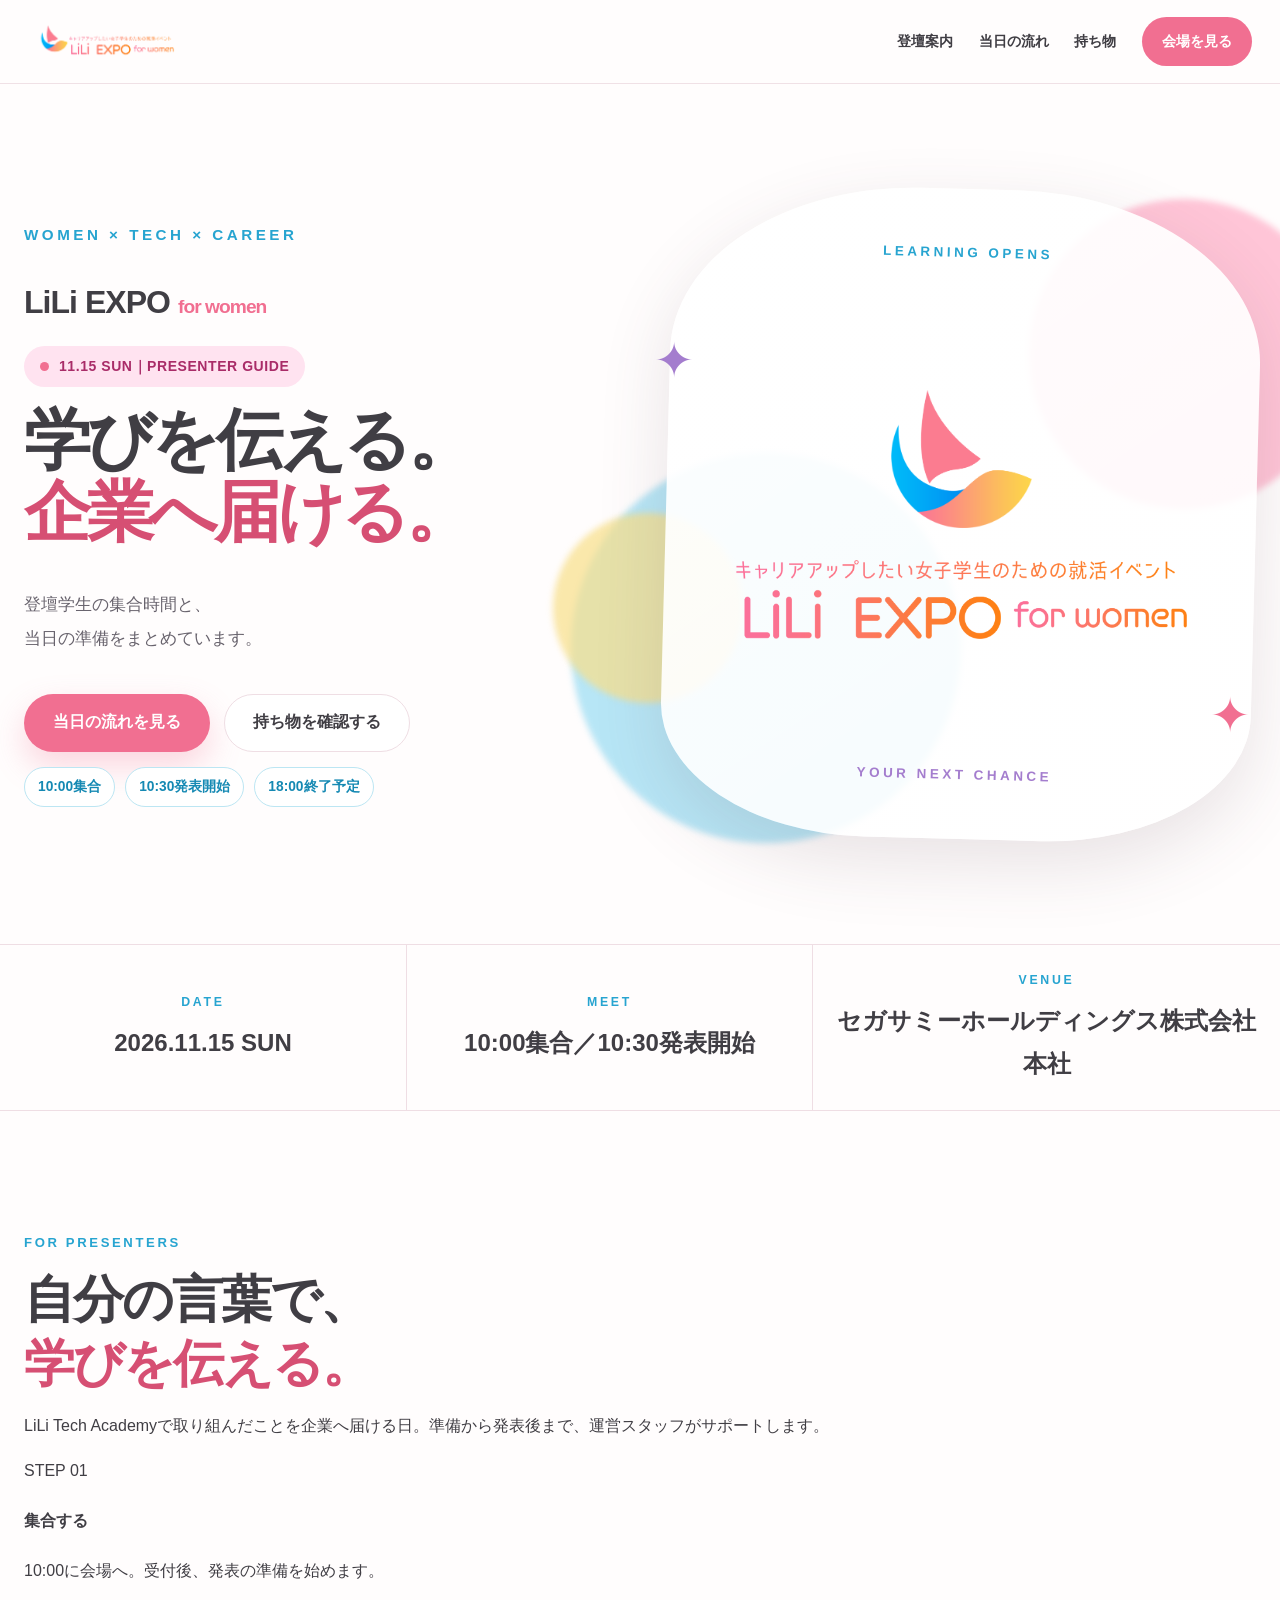
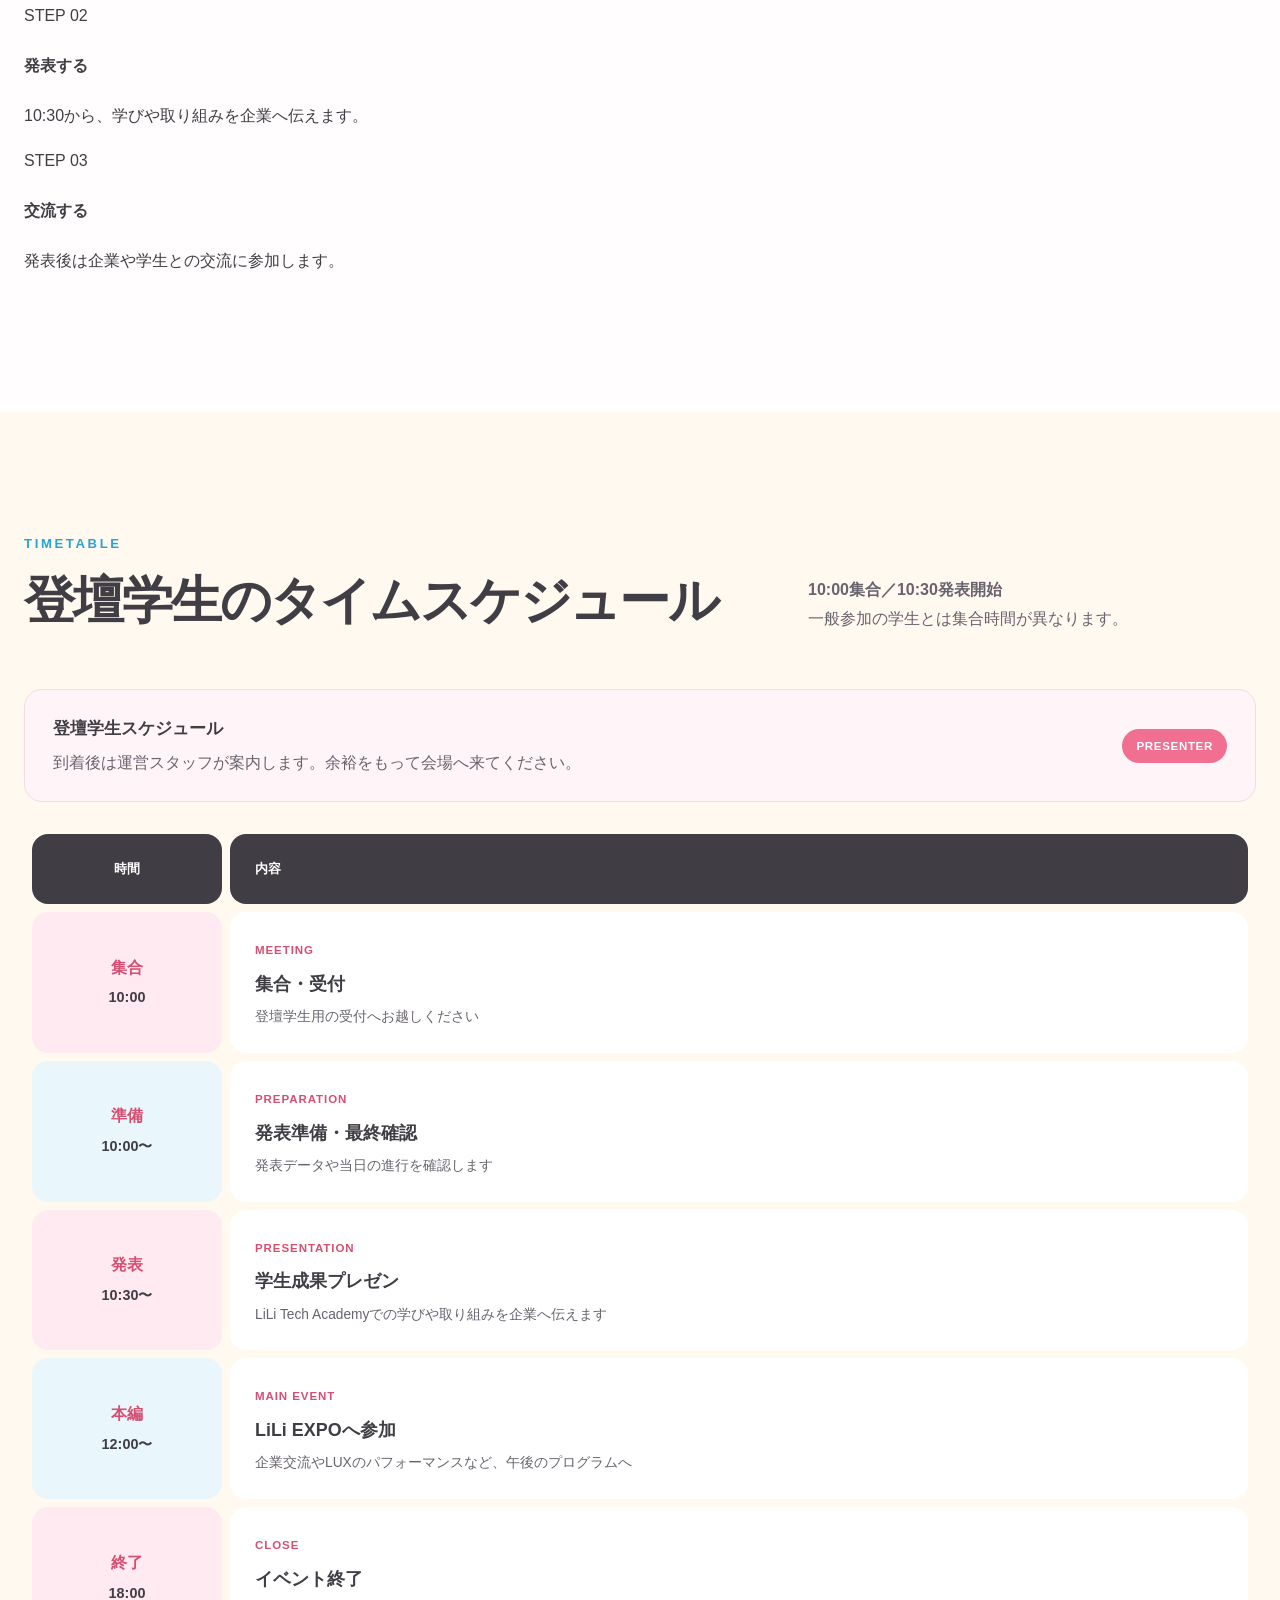
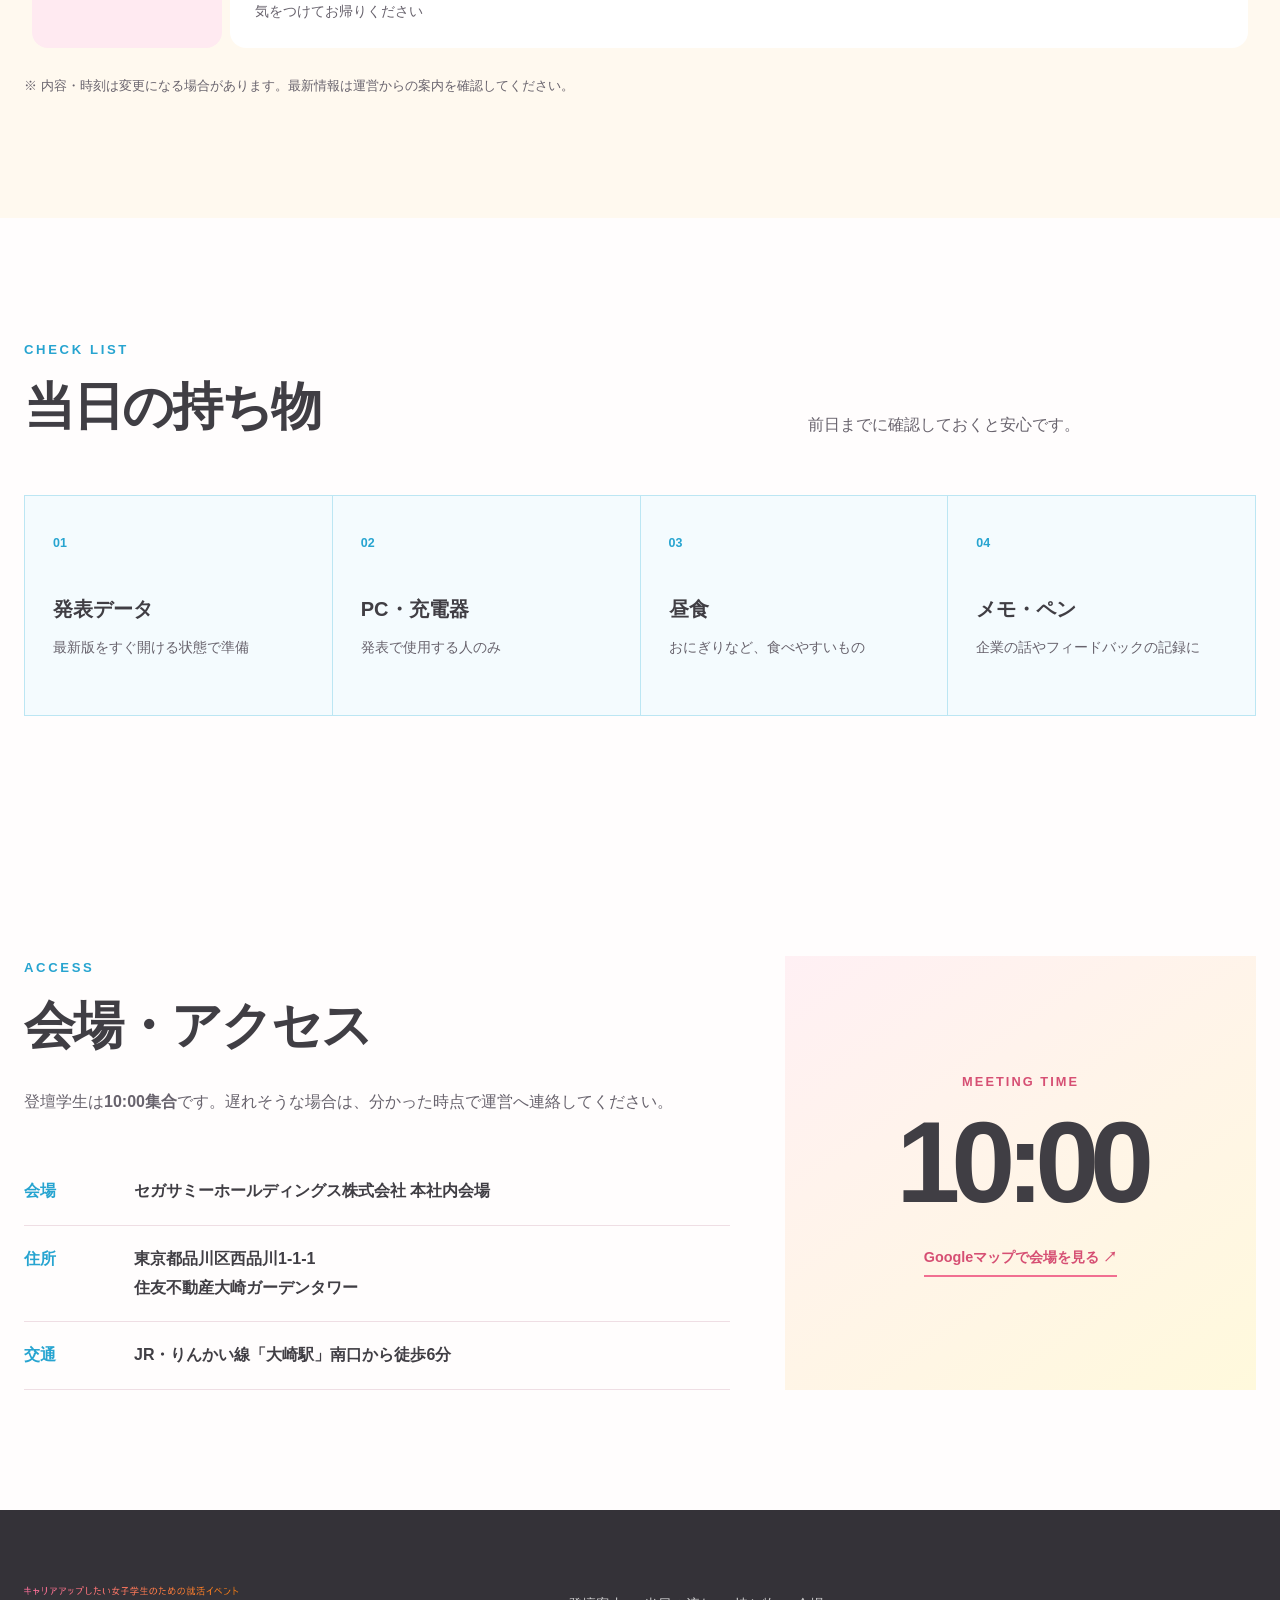
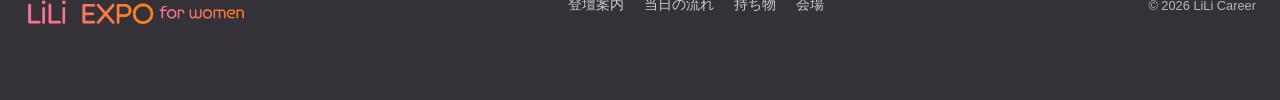
<file: presenters.html>
<!DOCTYPE html>
<html lang="ja">
<head>
  <meta charset="UTF-8">
  <meta name="viewport" content="width=device-width, initial-scale=1.0">
  <meta name="description" content="2026年11月15日 LiLi EXPO for women 登壇学生向け当日ガイドです。">
  <meta name="robots" content="noindex, nofollow">
  <title>登壇学生 当日ガイド｜LiLi EXPO for women</title>
  <link rel="icon" href="assets/logo_dake.png">
  <link rel="stylesheet" href="css/style.css?v=8">
  <link rel="stylesheet" href="css/presenters.css?v=2">
</head>

<body class="presenter-page">
  <header class="site-header">
    <a class="header-logo" href="index.html" aria-label="LiLi EXPO公式サイトへ戻る">
      <img src="assets/moziari%20logo.png" alt="LiLi EXPO for women">
    </a>
    <nav class="presenter-nav" aria-label="登壇学生向けメニュー">
      <a href="#guide">登壇案内</a>
      <a href="#schedule">当日の流れ</a>
      <a href="#belongings">持ち物</a>
      <a class="nav-entry" href="#access">会場を見る</a>
    </nav>
  </header>

  <main>
    <section class="hero" id="top">
      <div class="hero-copy">
        <p class="eyebrow">WOMEN × TECH × CAREER</p>
        <p class="hero-name">LiLi EXPO <span>for women</span></p>
        <p class="presenter-format-note">11.15 SUN｜PRESENTER GUIDE</p>
        <h1>
          <span class="hero-title-line">学びを伝える。</span><br>
          <em><span class="hero-title-line">企業へ届ける。</span></em>
        </h1>
        <p class="hero-description">登壇学生の集合時間と、<br>当日の準備をまとめています。</p>
        <div class="hero-actions">
          <a class="button button-primary" href="#schedule">当日の流れを見る</a>
          <a class="button button-outline" href="#belongings">持ち物を確認する</a>
        </div>
        <ul class="hero-highlights" aria-label="登壇学生向け開催情報">
          <li>10:00集合</li>
          <li>10:30発表開始</li>
          <li>18:00終了予定</li>
        </ul>
      </div>

      <div class="hero-visual">
        <div class="orb orb-pink"></div>
        <div class="orb orb-blue"></div>
        <div class="orb orb-yellow"></div>
        <span class="spark spark-left">✦</span>
        <span class="spark spark-right">✦</span>
        <div class="hero-card">
          <p class="hero-card-top">LEARNING OPENS</p>
          <div class="hero-card-brand">
            <img class="hero-card-mark" src="assets/logo_dake.png" alt="">
            <img class="hero-card-wordmark" src="assets/mozi%20dake.png" alt="LiLi EXPO for women">
          </div>
          <p class="hero-card-bottom">YOUR NEXT CHANCE</p>
        </div>
      </div>
    </section>

    <section class="event-information" aria-label="登壇学生向け開催情報">
      <div><span>DATE</span><strong>2026.11.15 SUN</strong></div>
      <div><span>MEET</span><strong>10:00集合／10:30発表開始</strong></div>
      <div><span>VENUE</span><strong>セガサミーホールディングス株式会社 本社</strong></div>
    </section>

    <section class="section join-guide-section" id="guide">
      <div class="join-guide-heading">
        <div>
          <p class="section-label">FOR PRESENTERS</p>
          <h2>自分の言葉で、<br><em>学びを伝える。</em></h2>
        </div>
        <p class="join-guide-lead">LiLi Tech Academyで取り組んだことを企業へ届ける日。準備から発表後まで、運営スタッフがサポートします。</p>
      </div>
      <div class="join-flow presenter-flow">
        <div class="join-flow-grid">
          <article class="join-flow-card">
            <span class="join-flow-number">STEP 01</span>
            <h4>集合する</h4>
            <p>10:00に会場へ。受付後、発表の準備を始めます。</p>
          </article>
          <article class="join-flow-card">
            <span class="join-flow-number">STEP 02</span>
            <h4>発表する</h4>
            <p>10:30から、学びや取り組みを企業へ伝えます。</p>
          </article>
          <article class="join-flow-card">
            <span class="join-flow-number">STEP 03</span>
            <h4>交流する</h4>
            <p>発表後は企業や学生との交流に参加します。</p>
          </article>
        </div>
      </div>
    </section>

    <section class="section schedule-section" id="schedule">
      <div class="section-heading">
        <div>
          <p class="section-label">TIMETABLE</p>
          <h2>登壇学生の<br class="mobile-break">タイムスケジュール</h2>
        </div>
        <p><strong>10:00集合／10:30発表開始</strong><br>一般参加の学生とは集合時間が異なります。</p>
      </div>
      <div class="presenter-guide-band">
        <div><strong>登壇学生スケジュール</strong><p>到着後は運営スタッフが案内します。余裕をもって会場へ来てください。</p></div>
        <span>PRESENTER</span>
      </div>
      <div class="presenter-table-wrap" role="region" aria-label="登壇学生の当日スケジュール" tabindex="0">
        <table class="presenter-table">
          <thead><tr><th scope="col">時間</th><th scope="col">内容</th></tr></thead>
          <tbody>
            <tr><th scope="row"><span>集合</span><time>10:00</time></th><td><span>MEETING</span><strong>集合・受付</strong><small>登壇学生用の受付へお越しください</small></td></tr>
            <tr><th scope="row"><span>準備</span><time>10:00〜</time></th><td><span>PREPARATION</span><strong>発表準備・最終確認</strong><small>発表データや当日の進行を確認します</small></td></tr>
            <tr class="presenter-main-row"><th scope="row"><span>発表</span><time>10:30〜</time></th><td><span>PRESENTATION</span><strong>学生成果プレゼン</strong><small>LiLi Tech Academyでの学びや取り組みを企業へ伝えます</small></td></tr>
            <tr><th scope="row"><span>本編</span><time>12:00〜</time></th><td><span>MAIN EVENT</span><strong>LiLi EXPOへ参加</strong><small>企業交流やLUXのパフォーマンスなど、午後のプログラムへ</small></td></tr>
            <tr><th scope="row"><span>終了</span><time>18:00</time></th><td><span>CLOSE</span><strong>イベント終了</strong><small>気をつけてお帰りください</small></td></tr>
          </tbody>
        </table>
      </div>
      <p class="presenter-edit-note">※ 内容・時刻は変更になる場合があります。最新情報は運営からの案内を確認してください。</p>
    </section>

    <section class="section belongings-section" id="belongings">
      <div class="section-heading">
        <div><p class="section-label">CHECK LIST</p><h2>当日の持ち物</h2></div>
        <p>前日までに確認しておくと安心です。</p>
      </div>
      <div class="belongings-grid">
        <article><span>01</span><h3>発表データ</h3><p>最新版をすぐ開ける状態で準備</p></article>
        <article><span>02</span><h3>PC・充電器</h3><p>発表で使用する人のみ</p></article>
        <article><span>03</span><h3>昼食</h3><p>おにぎりなど、食べやすいもの</p></article>
        <article><span>04</span><h3>メモ・ペン</h3><p>企業の話やフィードバックの記録に</p></article>
      </div>
    </section>

    <section class="section access-section" id="access">
      <div class="access-copy">
        <p class="section-label">ACCESS</p>
        <h2>会場・アクセス</h2>
        <p>登壇学生は<strong>10:00集合</strong>です。遅れそうな場合は、分かった時点で運営へ連絡してください。</p>
        <dl>
          <div><dt>会場</dt><dd>セガサミーホールディングス株式会社 本社内会場</dd></div>
          <div><dt>住所</dt><dd>東京都品川区西品川1-1-1<br>住友不動産大崎ガーデンタワー</dd></div>
          <div><dt>交通</dt><dd>JR・りんかい線「大崎駅」南口から徒歩6分</dd></div>
        </dl>
      </div>
      <a class="presenter-access-card" href="https://www.google.com/maps/search/?api=1&amp;query=%E4%BD%8F%E5%8F%8B%E4%B8%8D%E5%8B%95%E7%94%A3%E5%A4%A7%E5%B4%8E%E3%82%AC%E3%83%BC%E3%83%87%E3%83%B3%E3%82%BF%E3%83%AF%E3%83%BC" target="_blank" rel="noopener">
        <span>MEETING TIME</span><strong>10:00</strong><small>Googleマップで会場を見る ↗</small>
      </a>
    </section>
  </main>

  <footer class="site-footer presenter-footer">
    <img src="assets/mozi%20dake.png" alt="LiLi EXPO for women">
    <nav aria-label="登壇学生向けフッターメニュー">
      <a href="#guide">登壇案内</a><a href="#schedule">当日の流れ</a><a href="#belongings">持ち物</a><a href="#access">会場</a>
    </nav>
    <p>© 2026 LiLi Career</p>
  </footer>
</body>
</html>
</file>
<file: css/style.css>
:root {
  --ink: #403e44;
  --ink-soft: #68636d;
  --pink: #f16f91;
  --pink-dark: #d64f73;
  --pink-light: #fff0f4;
  --blue: #27a4d0;
  --blue-light: #edf9fd;
  --yellow: #f1c84d;
  --yellow-light: #fff9dc;
  --orange: #f57a28;
  --purple: #a47dce;
  --line: #efdee4;
  --white: #ffffff;
  --page: #fffdfd;
  --shadow: 0 24px 70px rgb(93 64 77 / 14%);
  --max-width: 1240px;
}


/* ==================== 基本設定 ==================== */

* {
  box-sizing: border-box;
}

html {
  scroll-behavior: smooth;
}

[hidden] {
  display: none !important;
}

body {
  margin: 0;
  overflow-x: hidden;
  background: var(--page);
  color: var(--ink);
  font-family:
    "Hiragino Kaku Gothic ProN",
    "Yu Gothic",
    "Noto Sans JP",
    sans-serif;
  line-height: 1.8;
}

body.menu-open {
  overflow: hidden;
}

img {
  display: block;
  max-width: 100%;
}

a {
  color: inherit;
  text-decoration: none;
}

button,
a {
  -webkit-tap-highlight-color: transparent;
}

button {
  font: inherit;
}

a:focus-visible,
button:focus-visible,
summary:focus-visible {
  outline: 3px solid var(--blue);
  outline-offset: 4px;
}

.nowrap {
  white-space: nowrap;
}

.mobile-break {
  display: none;
}


/* ==================== 共通パーツ ==================== */

.section {
  width: min(calc(100% - 48px), var(--max-width));
  margin: 0 auto;
  padding: 120px 0;
}

.section-label {
  margin: 0 0 14px;
  color: var(--blue);
  font-size: 0.82rem;
  font-weight: 800;
  letter-spacing: 0.2em;
}

.light-label {
  color: var(--white);
}

.section h2 {
  margin: 0;
  font-size: clamp(2.2rem, 4vw, 4.4rem);
  line-height: 1.25;
  letter-spacing: -0.04em;
}

.section-heading {
  display: grid;
  grid-template-columns: minmax(0, 1.1fr) minmax(280px, 0.7fr);
  gap: 80px;
  align-items: end;
  margin-bottom: 56px;
}

.section-heading>p {
  margin: 0;
  color: var(--ink-soft);
  font-size: 1rem;
}

.button {
  display: inline-flex;
  min-height: 58px;
  align-items: center;
  justify-content: center;
  padding: 14px 28px;
  border: 1px solid transparent;
  border-radius: 999px;
  font-weight: 800;
  line-height: 1.4;
  transition:
    transform 0.2s ease,
    box-shadow 0.2s ease,
    background 0.2s ease;
}

.button:hover {
  transform: translateY(-3px);
}

.button-primary {
  background: var(--pink);
  box-shadow: 0 14px 32px rgb(241 111 145 / 28%);
  color: var(--white);
}

.button-primary:hover {
  background: var(--pink-dark);
}

.button-outline {
  border-color: var(--line);
  background: var(--white);
}

.button-outline:hover {
  border-color: var(--pink);
  color: var(--pink-dark);
}

.button-white {
  background: var(--white);
  color: var(--pink-dark);
  box-shadow: 0 14px 35px rgb(84 26 45 / 20%);
}


/* ==================== ヘッダー ==================== */

.site-header {
  position: sticky;
  z-index: 1000;
  top: 0;
  display: flex;
  min-height: 84px;
  align-items: center;
  justify-content: space-between;
  gap: 30px;
  padding: 14px max(28px, calc((100vw - var(--max-width)) / 2));
  border-bottom: 1px solid rgb(239 222 228 / 90%);
  background: rgb(255 253 253 / 92%);
  backdrop-filter: blur(18px);
}

.header-logo {
  display: block;
  flex: 0 0 auto;
  width: clamp(190px, 17vw, 260px);
}

.header-logo img {
  width: 100%;
  height: 54px;
  object-fit: contain;
  object-position: left center;
}

.global-nav {
  display: flex;
  align-items: center;
  gap: clamp(16px, 2vw, 32px);
}

.global-nav>a {
  font-size: 0.9rem;
  font-weight: 700;
  white-space: nowrap;
}

.global-nav>a:not(.nav-entry):hover {
  color: var(--pink-dark);
}

.nav-entry {
  padding: 12px 20px;
  border-radius: 999px;
  background: var(--pink);
  color: var(--white);
}

.menu-button {
  display: none;
  width: 48px;
  height: 48px;
  padding: 12px;
  border: 0;
  border-radius: 50%;
  background: var(--pink-light);
  cursor: pointer;
}

.menu-button span {
  display: block;
  width: 100%;
  height: 2px;
  margin: 5px 0;
  background: var(--ink);
  transition: 0.2s ease;
}


/* ==================== ファーストビュー ==================== */

.hero {
  position: relative;
  display: grid;
  width: min(calc(100% - 48px), 1380px);
  min-height: calc(100vh - 84px);
  margin: 0 auto;
  grid-template-columns: minmax(500px, 1fr) minmax(480px, 1fr);
  gap: clamp(32px, 4vw, 70px);
  align-items: center;
  padding: 80px 0;
}

.hero-copy {
  position: relative;
  z-index: 3;
}

.eyebrow {
  margin: 0 0 26px;
  color: var(--blue);
  font-size: 0.95rem;
  font-weight: 800;
  letter-spacing: 0.23em;
}

.hero-name {
  margin: 0 0 14px;
  font-size: clamp(1.4rem, 2.5vw, 2.2rem);
  font-weight: 900;
  letter-spacing: -0.03em;
}

.hero-name span {
  color: var(--pink);
  font-size: 0.6em;
  font-weight: 600;
}

.hero h1 {
  margin: 0;
  font-size: clamp(3.4rem, 5.2vw, 6.2rem);
  line-height: 1.08;
  letter-spacing: -0.065em;
}

.hero-title-line {
  display: inline-block;
  white-space: nowrap;
}

.hero h1 em {
  color: var(--pink-dark);
  font-style: normal;
}

.hero-description {
  max-width: 650px;
  margin: 38px 0 0;
  color: var(--ink-soft);
  font-size: clamp(1rem, 1.35vw, 1.25rem);
  line-height: 2;
}

.hero-actions {
  display: flex;
  flex-wrap: wrap;
  gap: 14px;
  margin-top: 38px;
}

.capacity-label {
  display: inline-block;
  margin: 24px 0 0;
  padding: 7px 16px;
  border-radius: 999px;
  background: var(--yellow-light);
  color: #805d00;
  font-weight: 900;
}

.hero-highlights {
  display: flex;
  flex-wrap: wrap;
  gap: 10px;
  margin: 15px 0 0;
  padding: 0;
  list-style: none;
}

.hero-highlights li {
  padding: 7px 13px;
  border: 1px solid #bce6f3;
  border-radius: 999px;
  background: var(--white);
  color: #1589b3;
  font-size: 0.86rem;
  font-weight: 800;
}

.hero-visual {
  position: relative;
  display: flex;
  min-width: 0;
  min-height: 700px;
  align-items: center;
  justify-content: center;
}

.hero-card {
  position: relative;
  z-index: 2;
  display: flex;
  width: min(100%, 660px);
  min-height: 650px;
  flex-direction: column;
  align-items: center;
  justify-content: space-between;
  padding: 52px 50px;
  overflow: hidden;
  border-radius: 42% 42% 35% 35% / 26% 26% 20% 20%;
  background:
    linear-gradient(145deg,
      rgb(255 255 255 / 96%),
      rgb(255 255 255 / 86%));
  box-shadow: var(--shadow);
  transform: rotate(1.5deg);
}

.hero-card-top,
.hero-card-bottom {
  position: relative;
  z-index: 2;
  margin: 0;
  font-size: 0.84rem;
  font-weight: 900;
  letter-spacing: 0.26em;
}

.hero-card-top {
  color: var(--blue);
}

.hero-card-bottom {
  color: var(--purple);
}

.hero-card-brand {
  position: relative;
  z-index: 2;
  display: flex;
  width: 100%;
  flex-direction: column;
  align-items: center;
  justify-content: center;
  gap: 32px;
  transform: rotate(-1.5deg);
}

.hero-card-mark {
  width: clamp(105px, 11vw, 155px);
  height: auto;
  object-fit: contain;
}

.hero-card-wordmark {
  width: min(92%, 520px);
  height: auto;
  object-fit: contain;
}

.orb {
  position: absolute;
  z-index: 1;
  border-radius: 50%;
  filter: blur(3px);
}

.orb-pink {
  top: 5%;
  right: -14%;
  width: 310px;
  height: 310px;
  background: rgb(255 181 204 / 78%);
}

.orb-blue {
  bottom: 3%;
  left: -16%;
  width: 390px;
  height: 390px;
  background: rgb(166 224 244 / 80%);
}

.orb-yellow {
  bottom: 23%;
  left: -19%;
  width: 190px;
  height: 190px;
  background: rgb(249 224 139 / 72%);
}

.spark {
  position: absolute;
  z-index: 3;
  font-size: 3rem;
}

.spark-left {
  top: 22%;
  left: -2%;
  color: var(--purple);
}

.spark-right {
  right: 1%;
  bottom: 15%;
  color: var(--pink);
}


/* ==================== 開催情報 ==================== */

.event-information {
  display: grid;
  border-top: 1px solid var(--line);
  border-bottom: 1px solid var(--line);
  grid-template-columns: repeat(3, 1fr);
}

.event-information>div {
  display: flex;
  min-height: 150px;
  flex-direction: column;
  align-items: center;
  justify-content: center;
  padding: 24px;
  text-align: center;
}

.event-information>div+div {
  border-left: 1px solid var(--line);
}

.event-information span {
  color: var(--blue);
  font-size: 0.77rem;
  font-weight: 900;
  letter-spacing: 0.22em;
}

.event-information strong {
  margin-top: 8px;
  font-size: clamp(1.05rem, 2vw, 1.5rem);
}


/* ==================== 参加案内 ==================== */

.limited-section {
  display: grid;
  width: min(calc(100% - 48px), var(--max-width));
  margin: 110px auto 0;
  grid-template-columns: 320px 1fr;
  gap: 70px;
  align-items: center;
  padding: 60px;
  border: 1px solid #f6d4df;
  border-radius: 42px;
  background:
    linear-gradient(135deg,
      var(--pink-light),
      var(--white) 60%,
      var(--yellow-light));
}

.limited-number {
  display: flex;
  min-height: 260px;
  flex-direction: column;
  align-items: center;
  justify-content: center;
  border-radius: 50%;
  background: var(--white);
  box-shadow: 0 20px 50px rgb(142 78 98 / 12%);
}

.limited-number span {
  color: var(--blue);
  font-size: 0.8rem;
  font-weight: 900;
  letter-spacing: 0.22em;
}

.limited-number strong {
  color: var(--pink-dark);
  font-size: 6.5rem;
  line-height: 1;
}

.limited-number small {
  font-size: 1.05rem;
  font-weight: 900;
}

.limited-copy>p:first-child {
  margin: 0 0 14px;
  color: var(--pink-dark);
  font-weight: 900;
}

.limited-copy h2 {
  margin: 0;
  font-size: clamp(2rem, 3.5vw, 3.8rem);
  line-height: 1.35;
}

.limited-copy>p:last-child {
  max-width: 680px;
  margin: 25px 0 0;
  color: var(--ink-soft);
}


/* ==================== 友達紹介 ==================== */

.campaign-section {
  display: grid;
  width: min(calc(100% - 48px), var(--max-width));
  margin: 80px auto 0;
  grid-template-columns: 1fr 0.75fr;
  gap: 60px;
  align-items: center;
  padding: 55px 65px;
  border-radius: 36px;
  background:
    linear-gradient(135deg,
      var(--pink-dark),
      var(--pink),
      #ff9379);
  color: var(--white);
  box-shadow: var(--shadow);
}

.campaign-section h2 {
  margin: 0;
  font-size: clamp(1.8rem, 3.5vw, 3.6rem);
  line-height: 1.35;
}

.campaign-section>p {
  margin: 0;
  padding: 22px;
  border: 1px solid rgb(255 255 255 / 36%);
  border-radius: 20px;
  background: rgb(255 255 255 / 12%);
}


/* ==================== LiLi EXPOとは ==================== */

.about-section {
  display: grid;
  grid-template-columns: 0.8fr 1.2fr;
  gap: 90px;
}

.about-copy p {
  margin: 0 0 24px;
  color: var(--ink-soft);
}

.about-copy .about-lead {
  color: var(--ink);
  font-size: clamp(1.35rem, 2.3vw, 2.15rem);
  font-weight: 900;
  line-height: 1.7;
}

.target-box {
  margin-top: 36px;
  padding: 25px 28px;
  border-left: 5px solid var(--blue);
  border-radius: 0 20px 20px 0;
  background: var(--blue-light);
}

.target-box span {
  color: var(--blue);
  font-size: 0.78rem;
  font-weight: 900;
  letter-spacing: 0.2em;
}

.target-box p {
  margin: 8px 0 0;
  color: var(--ink);
  font-weight: 800;
}

.value-grid {
  display: grid;
  grid-column: 1 / -1;
  grid-template-columns: repeat(3, 1fr);
  gap: 22px;
  margin-top: 25px;
}

.value-card {
  min-height: 320px;
  padding: 38px;
  border: 1px solid var(--line);
  border-radius: 30px;
}

.value-card>span {
  font-size: 0.74rem;
  font-weight: 900;
  letter-spacing: 0.15em;
}

.value-card h3 {
  margin: 75px 0 14px;
  font-size: 1.55rem;
  line-height: 1.5;
}

.value-card p {
  margin: 0;
  color: var(--ink-soft);
}

.value-pink {
  background: var(--pink-light);
}

.value-pink>span {
  color: var(--pink-dark);
}

.value-blue {
  background: var(--blue-light);
}

.value-blue>span {
  color: var(--blue);
}

.value-yellow {
  background: var(--yellow-light);
}

.value-yellow>span {
  color: #9a7600;
}


/* ==================== 3つの体験 ==================== */

.experience-section {
  width: 100%;
  max-width: none;
  padding-right: max(24px, calc((100vw - var(--max-width)) / 2));
  padding-left: max(24px, calc((100vw - var(--max-width)) / 2));
  background: #fff8fa;
}

.experience-grid {
  display: grid;
  grid-template-columns: repeat(3, 1fr);
  gap: 22px;
}

.experience-card {
  position: relative;
  min-height: 520px;
  padding: 45px 38px;
  overflow: hidden;
  border: 1px solid var(--line);
  border-radius: 34px;
  background: var(--white);
}

.experience-number {
  position: absolute;
  top: 14px;
  right: 24px;
  color: rgb(64 62 68 / 8%);
  font-size: 7rem;
  font-weight: 900;
  line-height: 1;
}

.experience-english {
  position: relative;
  z-index: 1;
  margin: 0;
  color: var(--blue);
  font-size: 0.7rem;
  font-weight: 900;
  letter-spacing: 0.12em;
}

.experience-card h3 {
  position: relative;
  z-index: 1;
  margin: 90px 0 24px;
  font-size: clamp(1.75rem, 2.6vw, 3rem);
  line-height: 1.35;
  letter-spacing: -0.04em;
  white-space: nowrap;
  word-break: keep-all;
}

.experience-card>p:not(.experience-english) {
  position: relative;
  z-index: 1;
  color: var(--ink-soft);
}

.experience-card ul {
  position: relative;
  z-index: 1;
  margin: 30px 0 0;
  padding: 0;
  list-style: none;
}

.experience-card li {
  padding: 10px 0;
  border-top: 1px solid rgb(64 62 68 / 10%);
  font-weight: 700;
}

.experience-card li::before {
  margin-right: 9px;
  color: var(--pink);
  content: "●";
  font-size: 0.55rem;
}

.experience-pink {
  background: var(--pink-light);
}

.experience-blue {
  background: var(--blue-light);
}

.experience-yellow {
  background: var(--yellow-light);
}

.scout-explainer {
  display: grid;
  grid-template-columns: minmax(220px, 0.65fr) minmax(0, 1.35fr);
  gap: 48px;
  align-items: start;
  margin-top: 42px;
  padding: 30px 4px;
  border-top: 1px solid rgb(64 62 68 / 15%);
  border-bottom: 1px solid rgb(64 62 68 / 15%);
}

.scout-explainer h3 {
  margin: 9px 0 0;
  font-size: clamp(1.45rem, 2.2vw, 2.15rem);
  line-height: 1.35;
  letter-spacing: -0.04em;
}

.scout-explainer-copy p {
  margin: 0;
  color: var(--ink);
  font-size: clamp(1rem, 1.25vw, 1.16rem);
  font-weight: 700;
  line-height: 1.9;
}

.scout-explainer-copy small {
  display: block;
  margin-top: 10px;
  color: var(--ink-soft);
  line-height: 1.65;
}


/* ==================== 聞いてOK ==================== */

.talk-section {
  display: grid;
  grid-template-columns: 0.75fr 1.25fr;
  gap: 90px;
}

.talk-title h2 {
  color: var(--ink);
}

.talk-title h2 .nowrap {
  color: var(--pink-dark);
}

.talk-title>p:last-child {
  margin: 30px 0 0;
  color: var(--ink-soft);
}

.question-grid {
  display: grid;
  grid-template-columns: repeat(2, 1fr);
  gap: 16px;
}

.question-grid p {
  display: flex;
  min-height: 145px;
  align-items: center;
  margin: 0;
  padding: 27px;
  border: 1px solid var(--line);
  border-radius: 25px;
  background: var(--white);
  font-size: 1.05rem;
  font-weight: 800;
  box-shadow: 0 15px 35px rgb(91 61 74 / 7%);
}

.question-grid p::before {
  margin-right: 15px;
  color: var(--pink);
  content: "Q";
  font-size: 1.7rem;
  font-weight: 900;
}


/* ==================== 話せる人 ==================== */

.people-section {
  width: 100%;
  max-width: none;
  padding-right: max(24px, calc((100vw - var(--max-width)) / 2));
  padding-left: max(24px, calc((100vw - var(--max-width)) / 2));
  background:
    linear-gradient(150deg,
      var(--blue-light),
      var(--white));
}

.speaker-grid {
  display: grid;
  grid-template-columns: repeat(3, 1fr);
  gap: 24px;
}

.profile-note {
  margin: -20px 0 32px;
  padding: 13px 18px;
  border-radius: 14px;
  background: rgb(255 255 255 / 72%);
  color: var(--ink-soft);
  font-size: 0.78rem;
}

.speaker-card {
  display: flex;
  min-height: 500px;
  flex-direction: column;
  overflow: hidden;
  border: 1px solid #cfeaf3;
  border-radius: 30px;
  background: var(--white);
}

.speaker-symbol {
  display: grid;
  width: 82px;
  height: 82px;
  align-items: center;
  justify-content: center;
  margin: 30px 30px 0;
  border-radius: 50%;
  background:
    linear-gradient(145deg,
      var(--pink-light),
      var(--blue-light));
  color: var(--pink-dark);
  font-size: 2.2rem;
  font-weight: 900;
}

.speaker-body {
  padding: 22px 30px 32px;
}

.speaker-type {
  margin: 0;
  color: var(--blue);
  font-size: 0.72rem;
  font-weight: 900;
  letter-spacing: 0.15em;
}

.speaker-body h3 {
  margin: 10px 0 4px;
  font-size: 1.65rem;
  line-height: 1.45;
}

.speaker-role,
.speaker-description,
.speaker-talk {
  margin: 0;
  color: var(--ink-soft);
}

.speaker-role {
  font-size: 0.78rem;
  font-weight: 800;
}

.career-path {
  display: grid;
  gap: 0;
  margin: 24px 0;
  padding: 0;
  list-style: none;
}

.career-path li {
  position: relative;
  display: grid;
  min-height: 43px;
  grid-template-columns: 32px 1fr;
  gap: 10px;
  align-items: center;
}

.career-path li:not(:last-child)::after {
  position: absolute;
  bottom: -5px;
  left: 14px;
  width: 1px;
  height: 15px;
  background: #e0cbd2;
  content: "";
}

.career-path span {
  display: grid;
  width: 29px;
  height: 29px;
  place-items: center;
  border-radius: 50%;
  background: var(--pink-light);
  color: var(--pink-dark);
  font-size: 0.68rem;
  font-weight: 900;
}

.career-path strong {
  font-size: 0.82rem;
}

.speaker-description,
.speaker-talk {
  margin-top: 14px;
  font-size: 0.82rem;
  line-height: 1.8;
}

.speaker-description strong,
.speaker-talk strong {
  display: block;
  margin-bottom: 4px;
  color: var(--ink);
  font-size: 0.74rem;
}


/* ==================== 参加企業 ==================== */

.company-grid {
  display: grid;
  grid-template-columns: repeat(3, 1fr);
  gap: 18px;
}

.companies-introduction {
  max-width: 600px;
}

.company-card {
  display: flex;
  min-height: 255px;
  flex-direction: column;
  padding: 30px;
  border: 1px solid var(--line);
  border-radius: 26px;
  background: var(--white);
  transition:
    transform 0.2s ease,
    box-shadow 0.2s ease;
}

.company-card:hover {
  transform: translateY(-5px);
  box-shadow: 0 18px 40px rgb(92 61 74 / 10%);
}

.company-meta {
  display: flex;
  align-items: center;
  justify-content: space-between;
  gap: 12px;
}

.booth-label,
.industry-label {
  font-size: 0.72rem;
  font-weight: 900;
}

.booth-label {
  color: var(--pink-dark);
}

.industry-label {
  padding: 5px 9px;
  border-radius: 999px;
  background: var(--blue-light);
  color: var(--blue);
}

.company-card h3 {
  margin: 52px 0 12px;
  font-size: 1.25rem;
  line-height: 1.55;
}

.company-link:hover {
  color: var(--pink-dark);
}

.company-card p {
  margin: auto 0 0;
  color: var(--ink-soft);
  font-size: 0.9rem;
}

.company-point span {
  display: block;
  margin-bottom: 5px;
  color: var(--ink);
  font-size: 0.72rem;
  font-weight: 900;
}


/* ==================== イベントチラシ ==================== */

.flyer-section {
  width: 100%;
  max-width: none;
  padding-right: max(24px, calc((100vw - var(--max-width)) / 2));
  padding-left: max(24px, calc((100vw - var(--max-width)) / 2));
  background:
    linear-gradient(140deg,
      var(--pink-light),
      var(--white) 55%,
      var(--blue-light));
}

.flyer-heading {
  display: grid;
  grid-template-columns: minmax(0, 1.1fr) minmax(300px, 0.9fr);
  gap: 70px;
  align-items: end;
  margin-bottom: 52px;
}

.flyer-copy h2 {
  margin-bottom: 0;
}

.flyer-description>p {
  margin: 0 0 24px;
  color: var(--ink-soft);
}

.flyer-grid {
  display: grid;
  grid-template-columns: repeat(2, minmax(0, 1fr));
  gap: 28px;
}

.flyer-grid-single {
  grid-template-columns: minmax(0, 680px);
  justify-content: center;
}

.flyer-side {
  padding: 24px;
  border: 1px solid rgb(211 151 167 / 28%);
  border-radius: 30px;
  background: rgb(255 255 255 / 62%);
}

.flyer-side-label {
  display: flex;
  align-items: center;
  justify-content: space-between;
  margin-bottom: 18px;
}

.flyer-side-label span {
  color: var(--pink-dark);
  font-size: 0.72rem;
  font-weight: 900;
  letter-spacing: 0.18em;
}

.flyer-side-label strong {
  font-size: 1rem;
}

.flyer-preview {
  display: grid;
  place-items: center;
}

.flyer-preview>img {
  display: block;
  width: 100%;
  height: auto;
  border-radius: 20px;
  box-shadow: 0 28px 70px rgb(77 65 72 / 18%);
}

.lux-program-cell {
  display: grid;
  grid-template-columns: minmax(0, 1fr) 280px;
  align-items: center;
  gap: 24px;
}

.lux-program-copy {
  min-width: 0;
}

.lux-program-copy > span,
.lux-program-copy > strong,
.lux-program-copy > small {
  display: block;
}

.lux-program-media {
  position: relative;
  overflow: hidden;
  width: 280px;
  margin: 0;
  border-radius: 18px;
  background: #111c35;
}

.lux-team-photo {
  display: block;
  width: 100%;
  aspect-ratio: 4 / 3;
  object-fit: cover;
  object-position: center 68%;
}

.lux-program-logo {
  position: absolute;
  right: 10px;
  bottom: 10px;
  display: block;
  width: 86px;
  height: 54px;
  padding: 5px;
  object-fit: contain;
  border-radius: 8px;
  background: #fff;
}

.flyer-placeholder {
  display: flex;
  width: 100%;
  aspect-ratio: 0.707;
  flex-direction: column;
  align-items: center;
  justify-content: center;
  padding: 38px;
  border: 1px dashed #d991a2;
  border-radius: 22px;
  background:
    repeating-linear-gradient(-45deg,
      rgb(255 255 255 / 75%) 0 14px,
      rgb(255 240 245 / 75%) 14px 28px);
  text-align: center;
}

.flyer-placeholder span {
  color: var(--pink-dark);
  font-size: 0.72rem;
  font-weight: 900;
  letter-spacing: 0.22em;
}

.flyer-placeholder strong {
  margin: 20px 0 10px;
  font-size: clamp(1.8rem, 3vw, 2.7rem);
}

.flyer-placeholder p {
  color: var(--ink-soft);
}

.flyer-status {
  display: inline-flex;
  padding: 12px 17px;
  border-radius: 999px;
  background: var(--white);
  color: var(--pink-dark);
  font-size: 0.8rem;
  font-weight: 900;
  box-shadow: 0 10px 25px rgb(92 61 74 / 8%);
}

.flyer-link {
  margin-top: 10px;
}


/* ==================== 過去イベント写真 ==================== */

.event-scenes-section {
  overflow: hidden;
  padding: clamp(74px, 9vw, 130px) 0;
  background: var(--white);
}

.event-scenes-heading {
  width: min(var(--max-width), calc(100% - 48px));
  margin: 0 auto 38px;
}

.event-scenes-heading-row {
  display: flex;
  gap: 48px;
  align-items: end;
  justify-content: space-between;
}

.event-scenes-heading h2 {
  margin: 10px 0 0;
  font-size: clamp(2.35rem, 4.8vw, 4.8rem);
  line-height: 1.08;
  letter-spacing: -.055em;
}

.event-scenes-heading-row > p {
  max-width: 470px;
  margin: 0 0 8px;
  color: var(--ink-soft);
  line-height: 1.9;
}

.event-scenes-track {
  display: grid;
  grid-auto-columns: min(620px, 62vw);
  grid-auto-flow: column;
  gap: 18px;
  overflow-x: auto;
  padding: 0 max(24px, calc((100vw - var(--max-width)) / 2)) 16px;
  scroll-padding-left: max(24px, calc((100vw - var(--max-width)) / 2));
  scroll-snap-type: x proximity;
  scrollbar-color: var(--pink) #f3edf0;
  scrollbar-width: thin;
}

.event-scenes-track:focus-visible {
  outline: 3px solid rgba(46, 171, 217, .4);
  outline-offset: -3px;
}

.event-scene {
  aspect-ratio: 4 / 3;
  margin: 0;
  overflow: hidden;
  border-radius: 12px;
  background: #f5f2f3;
  scroll-snap-align: start;
}

.event-scene img {
  width: 100%;
  height: 100%;
  object-fit: cover;
}

.event-scenes-hint {
  width: min(var(--max-width), calc(100% - 48px));
  margin: 12px auto 0;
  color: var(--pink-dark);
  font-size: .78rem;
  font-weight: 800;
  letter-spacing: .06em;
  text-align: right;
}

@media (max-width: 760px) {
  .event-scenes-heading {
    width: calc(100% - 40px);
    margin-bottom: 26px;
  }

  .event-scenes-heading-row {
    display: block;
  }

  .event-scenes-heading h2 {
    font-size: clamp(2.2rem, 11vw, 3.2rem);
  }

  .event-scenes-heading-row > p {
    margin-top: 22px;
    line-height: 1.8;
  }

  .event-scenes-heading-row br {
    display: none;
  }

  .event-scenes-track {
    grid-auto-columns: 84vw;
    gap: 12px;
    padding-right: 20px;
    padding-left: 20px;
    scroll-padding-left: 20px;
  }

  .event-scenes-hint {
    width: calc(100% - 40px);
  }
}


/* ==================== スケジュール ==================== */

.schedule-section {
  width: 100%;
  max-width: none;
  padding-right: max(24px, calc((100vw - var(--max-width)) / 2));
  padding-left: max(24px, calc((100vw - var(--max-width)) / 2));
  background: #fff9ef;
}

.program-card {
  display: grid;
  grid-template-columns: 0.75fr 1.25fr;
  gap: 55px;
  margin-top: 22px;
  padding: 45px;
  border: 1px solid #f1dfb1;
  border-radius: 28px;
  background: var(--white);
}

.main-program {
  background:
    linear-gradient(135deg,
      var(--pink-light),
      var(--white));
}

.program-label {
  margin: 0;
  color: var(--blue);
  font-size: 0.72rem;
  font-weight: 900;
  letter-spacing: 0.15em;
}

.program-card h3 {
  margin: 12px 0;
  font-size: 2rem;
}

.program-card p {
  color: var(--ink-soft);
}

.program-card ul {
  margin: 0;
  padding: 0;
  list-style: none;
}

.program-card li {
  padding: 13px 0;
  border-bottom: 1px solid var(--line);
  font-weight: 700;
}

.program-card li::before {
  margin-right: 10px;
  color: var(--pink);
  content: "✓";
}

.seminar-list,
.roundtable-list {
  display: grid;
  gap: 12px;
}

.seminar-item,
.roundtable-item {
  display: grid;
  grid-template-columns: 120px 1fr;
  gap: 18px;
  padding: 20px;
  border-radius: 18px;
  background: #faf8f8;
}

.seminar-item time,
.roundtable-item span {
  color: var(--pink-dark);
  font-size: 0.82rem;
  font-weight: 900;
}

.seminar-item strong,
.roundtable-item strong {
  display: block;
}

.seminar-item small {
  display: block;
  margin-top: 4px;
  color: var(--ink-soft);
}



/* ==================== FAQ ==================== */

.faq-section {
  display: grid;
  grid-template-columns: 0.65fr 1.35fr;
  gap: 90px;
}

.faq-title>p:last-child {
  color: var(--ink-soft);
}

.faq-list details {
  border-bottom: 1px solid var(--line);
}

.faq-list summary {
  position: relative;
  padding: 25px 55px 25px 0;
  cursor: pointer;
  font-size: 1.05rem;
  font-weight: 900;
  list-style: none;
}

.faq-list summary::-webkit-details-marker {
  display: none;
}

.faq-list summary::after {
  position: absolute;
  top: 23px;
  right: 8px;
  width: 32px;
  height: 32px;
  border-radius: 50%;
  background: var(--pink-light);
  color: var(--pink-dark);
  content: "＋";
  line-height: 32px;
  text-align: center;
}

.faq-list details[open] summary::after {
  content: "－";
}

.faq-list details>p {
  margin: 0;
  padding: 0 50px 28px 0;
  color: var(--ink-soft);
}

/* ==================== アクセス ==================== */

.access-section {
  display: grid;
  grid-template-columns: minmax(0, 1.2fr) minmax(420px, 0.8fr);
  gap: 55px;
  align-items: stretch;
}

.access-copy>p:not(.section-label) {
  margin: 28px 0 0;
  color: var(--ink-soft);
  line-height: 2;
}

.access-copy dl {
  margin: 40px 0 0;
}

.access-copy dl>div {
  display: grid;
  grid-template-columns: 90px minmax(0, 1fr);
  gap: 20px;
  padding: 19px 0;
  border-bottom: 1px solid var(--line);
}

.access-copy dt {
  color: var(--blue);
  font-weight: 900;
}

.access-copy dd {
  min-width: 0;
  margin: 0;
  color: var(--ink);
  font-weight: 700;
}

#accessAddress {
  line-height: 1.8;
}

.access-map-card {
  position: relative;
  min-height: 440px;
  overflow: hidden;
  border: 1px solid var(--line);
  border-radius: 36px;
  background: var(--blue-light);
  box-shadow: var(--shadow);
}

.google-map {
  display: block;
  width: 100%;
  height: 100%;
  min-height: 440px;
  border: 0;
}

.access-map-link {
  position: absolute;
  right: 20px;
  bottom: 20px;
  padding: 12px 20px;
  border-radius: 999px;
  background: var(--white);
  box-shadow: 0 10px 28px rgb(58 51 56 / 15%);
  color: var(--blue);
  font-weight: 900;
}

.access-map-link:hover {
  color: var(--pink-dark);
  transform: translateY(-2px);
}

@media (max-width: 900px) {
  .access-section {
    grid-template-columns: 1fr;
    gap: 45px;
  }

  .access-map-card,
  .google-map {
    min-height: 380px;
  }
}

@media (max-width: 560px) {
  .access-copy dl>div {
    grid-template-columns: 1fr;
    gap: 5px;
  }

  .access-map-card,
  .google-map {
    min-height: 340px;
  }

  .access-map-card {
    border-radius: 24px;
  }

  .access-map-link {
    right: 14px;
    bottom: 14px;
    padding: 10px 16px;
    font-size: 0.85rem;
  }
}

/* ==================== LiLi Career ==================== */

.career-section {
  width: 100%;
  max-width: none;
  padding-right: max(24px, calc((100vw - var(--max-width)) / 2));
  padding-left: max(24px, calc((100vw - var(--max-width)) / 2));
  background:
    linear-gradient(145deg,
      var(--pink-light),
      var(--white) 55%,
      var(--blue-light));
}

.career-introduction {
  max-width: 920px;
}

.career-introduction>p:last-child {
  max-width: 760px;
  margin-top: 30px;
  color: var(--ink-soft);
  font-size: 1.05rem;
}

.career-feature-grid {
  display: grid;
  grid-template-columns: repeat(3, 1fr);
  gap: 20px;
  margin-top: 55px;
}

.career-feature-card {
  min-height: 280px;
  padding: 35px;
  border: 1px solid var(--line);
  border-radius: 28px;
  background: rgb(255 255 255 / 84%);
}

.career-feature-card span {
  color: var(--pink);
  font-size: 3.4rem;
  font-weight: 900;
  line-height: 1;
}

.career-feature-card h3 {
  margin: 65px 0 0;
  font-size: 1.25rem;
  line-height: 1.65;
}

.women-message {
  margin-top: 70px;
  padding: 55px;
  border-radius: 32px;
  background: var(--white);
}

.women-message h2 {
  font-size: clamp(2rem, 3vw, 3.2rem);
}

.women-message>p:last-child {
  max-width: 820px;
  margin: 25px 0 0;
  color: var(--ink-soft);
}


/* ==================== 会社概要・SNS ==================== */

.organization-grid {
  display: grid;
  grid-template-columns: 1.2fr 0.8fr;
  gap: 25px;
}

.organization-card,
.social-card {
  padding: 45px;
  border: 1px solid var(--line);
  border-radius: 30px;
  background: var(--white);
}

.organization-card h3,
.social-card h3 {
  margin: 0 0 25px;
  font-size: 1.8rem;
}

.organization-card dl {
  margin: 0;
}

.organization-card dl>div {
  display: grid;
  grid-template-columns: 130px 1fr;
  gap: 20px;
  padding: 16px 0;
  border-bottom: 1px solid var(--line);
}

.organization-card dt {
  color: var(--ink-soft);
  font-weight: 800;
}

.organization-card dd {
  margin: 0;
  font-weight: 700;
}

.organization-card a[href] {
  color: var(--blue);
  text-decoration: underline;
}

.social-card {
  background:
    linear-gradient(145deg,
      var(--blue-light),
      var(--white));
}

.social-links {
  display: grid;
  gap: 10px;
  margin: 30px 0;
}

.social-link {
  display: flex;
  min-height: 55px;
  align-items: center;
  justify-content: space-between;
  padding: 12px 18px;
  border-radius: 14px;
  background: var(--white);
  font-weight: 900;
}

.social-link[href]:hover {
  color: var(--pink-dark);
}

.social-link.is-pending {
  color: var(--ink-soft);
}

.social-link small {
  font-size: 0.7rem;
}


/* ==================== 参加予約 ==================== */

.entry-section {
  display: flex;
  min-height: 650px;
  flex-direction: column;
  align-items: center;
  justify-content: center;
  padding: 100px 24px;
  background:
    radial-gradient(circle at 12% 20%,
      rgb(255 255 255 / 15%),
      transparent 15%),
    linear-gradient(135deg,
      var(--pink-dark),
      var(--pink),
      #fa8a78);
  color: var(--white);
  text-align: center;
}

.entry-label {
  margin: 0;
  font-size: 0.85rem;
  font-weight: 900;
  letter-spacing: 0.25em;
}

.entry-section h2 {
  margin: 25px 0;
  font-size: clamp(2.8rem, 6vw, 6rem);
  line-height: 1.2;
  letter-spacing: -0.05em;
}

.entry-capacity {
  font-size: 1.25rem;
}

.entry-benefits {
  display: flex;
  flex-wrap: wrap;
  justify-content: center;
  gap: 10px;
  margin: 24px 0;
  padding: 0;
  list-style: none;
}

.entry-benefits li {
  padding: 8px 15px;
  border: 1px solid rgb(255 255 255 / 55%);
  border-radius: 999px;
  background: rgb(255 255 255 / 12%);
  font-weight: 800;
}

.entry-section>p:not(.entry-label) {
  margin: 0 0 25px;
}

.entry-section .button {
  min-width: 280px;
}

.entry-form-shell {
  width: min(100%, 980px);
  margin-top: 34px;
  padding: clamp(18px, 3vw, 34px);
  border: 1px solid rgb(255 255 255 / 55%);
  background: rgb(255 255 255 / 96%);
  color: var(--ink);
  text-align: left;
  box-shadow: 0 24px 60px rgb(123 43 79 / 22%);
}

.entry-form-lead {
  margin: 0 0 18px;
  color: var(--ink);
  font-size: clamp(1rem, 1.4vw, 1.2rem);
  font-weight: 800;
  line-height: 1.7;
  text-align: center;
}

.entry-form-frame {
  display: block;
  width: 100%;
  height: 1100px;
  border: 0;
  background: #fff;
}

.entry-form-fallback {
  margin: 18px 0 0;
  color: var(--ink-soft);
  font-size: 0.9rem;
  line-height: 1.65;
  text-align: center;
}

.entry-form-fallback a {
  color: var(--pink-dark);
  font-weight: 900;
  text-decoration: underline;
  text-underline-offset: 3px;
}


/* ==================== フッター ==================== */

.site-footer {
  display: flex;
  min-height: 190px;
  align-items: center;
  justify-content: space-between;
  gap: 40px;
  padding:
    45px max(24px, calc((100vw - var(--max-width)) / 2));
  background: #343238;
  color: var(--white);
}

.site-footer>img {
  width: 220px;
  max-height: 65px;
  object-fit: contain;
  object-position: left center;
}

.site-footer nav {
  display: flex;
  flex-wrap: wrap;
  justify-content: center;
  gap: 20px;
}

.site-footer nav a {
  color: rgb(255 255 255 / 75%);
  font-size: 0.85rem;
}

.site-footer nav a:hover {
  color: var(--white);
}

.site-footer>p {
  color: rgb(255 255 255 / 65%);
  font-size: 0.8rem;
  white-space: nowrap;
}


/* ==================== タブレット ==================== */

@media (max-width: 1050px) {

  .global-nav {
    gap: 14px;
  }

  .global-nav>a:not(.nav-entry) {
    display: none;
  }

  .hero {
    grid-template-columns: 1fr 1fr;
  }

  .hero-visual {
    min-height: 600px;
  }

  .hero-card {
    min-height: 570px;
  }

  .limited-section {
    grid-template-columns: 250px 1fr;
    gap: 45px;
    padding: 45px;
  }

  .limited-number {
    min-height: 220px;
  }

  .limited-number strong {
    font-size: 5rem;
  }

  .value-grid,
  .experience-grid,
  .career-feature-grid {
    grid-template-columns: repeat(2, 1fr);
  }

  .value-card:last-child,
  .experience-card:last-child,
  .career-feature-card:last-child {
    grid-column: 1 / -1;
  }

  .company-grid {
    grid-template-columns: repeat(2, 1fr);
  }

  .speaker-grid {
    grid-template-columns: 1fr;
  }

  .flyer-section {
    padding-right: max(24px, calc((100vw - var(--max-width)) / 2));
    padding-left: max(24px, calc((100vw - var(--max-width)) / 2));
  }

}


/* ==================== スマートフォン ==================== */

@media (max-width: 760px) {

  .scout-explainer {
    grid-template-columns: 1fr;
    gap: 18px;
    margin-top: 30px;
    padding: 26px 0;
  }

  .experience-card h3 {
    font-size: clamp(1.65rem, 8vw, 2.35rem);
  }

  .mobile-break {
    display: block;
  }

  .section {
    width: min(calc(100% - 32px), var(--max-width));
    padding: 85px 0;
  }

  .flyer-section {
    width: 100%;
    padding-right: 16px;
    padding-left: 16px;
  }

  .flyer-heading,
  .flyer-grid {
    grid-template-columns: 1fr;
    gap: 30px;
  }

  .flyer-heading {
    margin-bottom: 38px;
  }

  .flyer-side {
    padding: 16px;
  }

  .site-header {
    min-height: 72px;
    padding: 10px 16px;
  }

  .header-logo {
    width: 190px;
  }

  .header-logo img {
    height: 45px;
  }

  .menu-button {
    position: relative;
    z-index: 1100;
    display: block;
  }

  .menu-button.is-open span:nth-child(1) {
    transform: translateY(7px) rotate(45deg);
  }

  .menu-button.is-open span:nth-child(2) {
    opacity: 0;
  }

  .menu-button.is-open span:nth-child(3) {
    transform: translateY(-7px) rotate(-45deg);
  }

  .global-nav {
    position: fixed;
    z-index: 1050;
    inset: 0;
    display: none;
    flex-direction: column;
    align-items: stretch;
    justify-content: center;
    padding: 90px 30px 40px;
    background: rgb(255 253 253 / 98%);
  }

  .global-nav.is-open {
    display: flex;
  }

  .global-nav>a,
  .global-nav>a:not(.nav-entry) {
    display: block;
    padding: 15px;
    border-bottom: 1px solid var(--line);
    font-size: 1.1rem;
    text-align: center;
  }

  .nav-entry {
    margin-top: 15px;
  }

  .hero {
    width: min(calc(100% - 32px), 1380px);
    min-height: auto;
    grid-template-columns: 1fr;
    gap: 55px;
    padding: 65px 0 80px;
  }

  .eyebrow {
    font-size: 0.72rem;
    letter-spacing: 0.17em;
  }

  .hero h1 {
    font-size: clamp(3.1rem, 16vw, 5.1rem);
  }

  .hero-description {
    font-size: 0.96rem;
  }

  .hero-actions {
    flex-direction: column;
  }

  .hero-actions .button {
    width: 100%;
  }

  .hero-visual {
    min-height: 510px;
  }

  .hero-card {
    width: min(94%, 480px);
    min-height: 490px;
    padding: 37px 24px;
    border-radius: 40% 40% 28% 28% / 25% 25% 17% 17%;
  }

  .hero-card-mark {
    width: 100px;
  }

  .hero-card-wordmark {
    width: 95%;
  }

  .hero-card-brand {
    gap: 24px;
  }

  .hero-card-top,
  .hero-card-bottom {
    font-size: 0.62rem;
  }

  .orb-pink {
    width: 190px;
    height: 190px;
  }

  .orb-blue {
    width: 260px;
    height: 260px;
  }

  .orb-yellow {
    width: 130px;
    height: 130px;
  }

  .event-information {
    grid-template-columns: 1fr;
  }

  .event-information>div {
    min-height: 110px;
  }

  .event-information>div+div {
    border-top: 1px solid var(--line);
    border-left: 0;
  }

  .limited-section {
    width: calc(100% - 32px);
    margin-top: 75px;
    grid-template-columns: 1fr;
    gap: 30px;
    padding: 30px;
  }

  .limited-number {
    min-height: 240px;
  }

  .limited-copy h2 {
    font-size: 2rem;
  }

  .campaign-section {
    width: calc(100% - 32px);
    margin-top: 55px;
    grid-template-columns: 1fr;
    gap: 25px;
    padding: 38px 28px;
  }

  .about-section,
  .talk-section,
  .access-section,
  .faq-section {
    grid-template-columns: 1fr;
    gap: 50px;
  }

  .section-heading {
    grid-template-columns: 1fr;
    gap: 25px;
    margin-bottom: 40px;
  }

  .value-grid,
  .experience-grid,
  .company-grid,
  .career-feature-grid,
  .organization-grid {
    grid-template-columns: 1fr;
  }

  .value-card:last-child,
  .experience-card:last-child,
  .career-feature-card:last-child {
    grid-column: auto;
  }

  .experience-card {
    min-height: 440px;
  }

  .question-grid {
    grid-template-columns: 1fr;
  }

  .question-grid p {
    min-height: 110px;
  }

  .speaker-card {
    min-height: 0;
  }

  .speaker-symbol {
    min-height: 82px;
  }

  .company-card {
    min-height: 230px;
  }

  .program-card {
    grid-template-columns: 1fr;
    gap: 30px;
    padding: 30px;
  }

  .seminar-item,
  .roundtable-item {
    grid-template-columns: 1fr;
    gap: 5px;
  }

  .dance-program {
    grid-template-columns: 1fr;
  }

  .dance-program-logo {
    min-height: 240px;
    padding: 28px;
  }

  .dance-program h3 {
    font-size: 1.65rem;
  }

  .access-map-card,
  .google-map {
    min-height: 350px;
  }

  .access-card {
    min-height: 330px;
    padding: 35px 25px;
  }

  .access-copy dl>div,
  .organization-card dl>div {
    grid-template-columns: 1fr;
    gap: 5px;
  }

  .career-introduction h2 {
    font-size: 2.2rem;
  }

  .women-message,
  .organization-card,
  .social-card {
    padding: 30px;
  }

  .entry-section {
    min-height: 600px;
  }

  .entry-section h2 {
    font-size: clamp(2.7rem, 13vw, 4.5rem);
  }

  .entry-form-shell {
    width: 100%;
    margin-top: 24px;
    padding: 12px;
  }

  .entry-form-frame {
    height: 1180px;
  }

  .site-footer {
    flex-direction: column;
    text-align: center;
  }

  .site-footer>img {
    object-position: center;
  }

}

/* ==================== LuXダンスイベント ==================== */

.lux-card {
  position: relative;
  display: grid;
  grid-template-columns: 300px minmax(0, 1fr);
  gap: 50px;
  align-items: center;
  padding: 55px;
  overflow: hidden;
  border: 1px solid #e8cd72;
  border-radius: 30px;
  background:
    radial-gradient(circle at 10% 20%,
      rgba(244, 199, 57, 0.22),
      transparent 35%),
    linear-gradient(135deg,
      #fffdf5 0%,
      #fff9df 100%);
  color: #403e44;
}

.lux-card::after {
  position: absolute;
  right: -25px;
  bottom: -95px;
  color: rgba(221, 180, 31, 0.09);
  font-size: 13rem;
  font-weight: 900;
  line-height: 1;
  content: "LUX";
  pointer-events: none;
}

.lux-logo-area {
  position: relative;
  z-index: 1;
  display: grid;
  min-height: 280px;
  place-items: center;
  padding: 25px;
  border-radius: 24px;
  background: #ffffff;
  box-shadow:
    0 20px 45px rgba(79, 63, 13, 0.09);
}

.lux-logo-area a {
  display: block;
  width: 100%;
  text-align: center;
}

.lux-logo-area img {
  display: block;
  width: min(100%, 240px);
  height: auto;
  margin: 0 auto;
  object-fit: contain;
}

.lux-content {
  position: relative;
  z-index: 1;
  min-width: 0;
}

.lux-label {
  margin: 0 0 22px;
  color: #b48600;
  font-size: 0.8rem;
  font-weight: 900;
  letter-spacing: 0.18em;
}

.lux-heading {
  display: flex;
  gap: 22px;
  align-items: flex-start;
}

.lux-time {
  flex-shrink: 0;
  margin: 5px 0 0;
  padding: 9px 17px;
  border-radius: 999px;
  background: #f3c844;
  color: #403e44;
  font-size: 0.8rem;
  font-weight: 900;
  letter-spacing: 0.1em;
  white-space: nowrap;
}

.lux-card h3 {
  margin: 0;
  color: #403e44;
  font-size: clamp(1.8rem, 3vw, 3rem);
  line-height: 1.25;
  letter-spacing: -0.03em;
}

.lux-card h3 span {
  display: block;
  margin-top: 8px;
  font-size: 0.72em;
  letter-spacing: 0;
}

.lux-description {
  max-width: 700px;
  margin: 28px 0 0;
  color: #67636d;
  font-size: 1rem;
  line-height: 2;
}

.lux-points {
  display: flex;
  flex-wrap: wrap;
  gap: 10px;
  margin-top: 28px;
}

.lux-points span {
  padding: 8px 14px;
  border: 1px solid #e5ca6a;
  border-radius: 999px;
  background: rgba(255, 255, 255, 0.7);
  color: #544d39;
  font-size: 0.82rem;
  font-weight: 800;
}

@media (max-width: 760px) {
  .lux-card {
    grid-template-columns: 1fr;
    gap: 30px;
    padding: 28px 22px;
    border-radius: 24px;
  }

  .lux-logo-area {
    min-height: 220px;
    padding: 20px;
  }

  .lux-logo-area img {
    width: min(100%, 200px);
  }

  .lux-heading {
    display: block;
  }

  .lux-time {
    display: inline-flex;
    margin: 0 0 18px;
  }

  .lux-card h3 {
    font-size: 1.75rem;
  }

  .lux-description {
    margin-top: 22px;
    line-height: 1.85;
  }

  .lux-card::after {
    right: -15px;
    bottom: -35px;
    font-size: 7rem;
  }
}

.november-event-section h2 em {
  display: inline-block;
  white-space: nowrap;
  font-size: clamp(32px, 4.2vw, 58px);
  letter-spacing: -.06em;
}

.november-mobile-break {
  display: none;
}

@media (max-width: 760px) {
  .november-event-section h2 em {
    display: block;
    white-space: normal;
    font-size: clamp(32px, 10vw, 44px);
  }

  .november-mobile-break {
    display: initial;
  }

  .lux-program-cell {
    grid-template-columns: 1fr;
  }

  .lux-program-media {
    width: min(100%, 420px);
    justify-self: start;
  }

  .lux-program-logo {
    width: 82px;
    height: 50px;
  }
}


/* ==================== LiLi Tech Academy 紹介 ==================== */

.academy-entry-section {
  display: grid;
  grid-template-columns: minmax(0, 1.15fr) minmax(360px, .85fr);
  gap: clamp(48px, 7vw, 100px);
  align-items: center;
  border-top: 1px solid var(--line);
  border-bottom: 1px solid var(--line);
}

.academy-entry-copy h2 {
  margin: 12px 0 26px;
  font-size: clamp(2.7rem, 5vw, 5.2rem);
  line-height: 1.13;
  letter-spacing: -.055em;
}

.academy-entry-copy > p:last-child {
  max-width: 670px;
  margin: 0;
  color: var(--ink-soft);
  font-size: 1.05rem;
  line-height: 2;
}

.academy-entry-action {
  padding: clamp(30px, 4vw, 52px);
  border-left: 5px solid var(--blue);
  background: #f5fbfe;
}

.academy-entry-kicker {
  margin: 0 0 18px;
  color: var(--blue);
  font-size: .75rem;
  font-weight: 900;
  letter-spacing: .2em;
}

.academy-entry-action h3 {
  margin: 0 0 16px;
  font-size: clamp(1.55rem, 2.4vw, 2.2rem);
  line-height: 1.45;
}

.academy-entry-points {
  display: grid;
  gap: 12px;
  margin: 0;
  padding: 0;
  list-style: none;
}

.academy-entry-points li {
  position: relative;
  padding: 14px 0 14px 24px;
  border-top: 1px solid rgba(46, 171, 217, .32);
  color: var(--ink-soft);
  line-height: 1.65;
}

.academy-entry-points li::before {
  content: "";
  position: absolute;
  top: 24px;
  left: 2px;
  width: 7px;
  height: 7px;
  border-radius: 50%;
  background: var(--blue);
}

@media (max-width: 1050px) {
  .academy-entry-section {
    grid-template-columns: 1fr;
    gap: 42px;
  }
}

@media (max-width: 760px) {
  .button {
    border-radius: 8px;
  }

  .academy-entry-copy h2 {
    font-size: clamp(2.35rem, 12vw, 3.6rem);
  }

  .academy-entry-action {
    padding: 28px 22px;
  }
}

/* ==================== 参加予定企業 ==================== */

.participating-companies-section {
  position: relative;
  overflow: hidden;
  margin-top: clamp(38px, 6vw, 76px);
  padding: clamp(42px, 6vw, 76px);
  color: var(--ink);
  background: #fff;
  border-top: 1px solid #f2e7eb;
  border-bottom: 1px solid #f2e7eb;
}

.participating-companies-section::before {
  content: "";
  position: absolute;
  top: 0;
  left: 0;
  width: clamp(72px, 9vw, 118px);
  height: 5px;
  background: var(--pink);
}

.participating-companies-heading {
  position: relative;
  z-index: 1;
  display: grid;
  grid-template-columns: minmax(0, 1fr) max-content;
  gap: clamp(30px, 6vw, 84px);
  align-items: end;
  margin-bottom: clamp(34px, 5vw, 54px);
}

.participating-companies-section .section-label {
  color: var(--blue);
}

.participating-companies-heading h2 {
  margin: 10px 0 18px;
  color: var(--ink);
  font-size: clamp(2.45rem, 4.2vw, 4rem);
  line-height: 1.1;
  letter-spacing: -.055em;
}

.participating-companies-lead {
  margin: 0;
  color: var(--ink-soft);
  font-size: clamp(1rem, 1.5vw, 1.18rem);
  line-height: 1.9;
}

.companies-update-note {
  min-width: 0;
  margin: 0 0 10px;
  padding: 0;
  color: var(--pink-dark);
  font-size: clamp(.86rem, 1.2vw, .98rem);
  font-weight: 800;
  letter-spacing: .03em;
}

.companies-update-note span {
  display: inline-block;
  width: 7px;
  height: 7px;
  margin-right: 10px;
  transform: rotate(45deg);
  background: var(--pink);
}

.company-name-list {
  position: relative;
  z-index: 1;
  display: grid;
  grid-template-columns: repeat(3, minmax(0, 1fr));
  column-gap: clamp(26px, 4vw, 58px);
  margin: 0;
  padding: 0;
  list-style: none;
  border-top: 2px solid #efbfd0;
}

.company-name-list li {
  display: flex;
  align-items: center;
  min-height: 106px;
  padding: 28px 4px;
  border-bottom: 1px solid #e8dfe3;
  color: var(--ink);
}

.company-name-list li:last-child:nth-child(odd) {
  grid-column: auto;
}

.company-name-list li::before {
  content: "";
  flex: 0 0 auto;
  width: 18px;
  height: 3px;
  margin-right: 16px;
  background: var(--pink);
}

.company-name-list li strong {
  display: block;
  width: 100%;
  min-width: 0;
  font-size: clamp(1rem, 1.35vw, 1.2rem);
  font-weight: 800;
  line-height: 1.55;
  letter-spacing: .01em;
  text-wrap: balance;
  overflow-wrap: anywhere;
}

.company-list-footer {
  position: relative;
  z-index: 1;
  display: flex;
  justify-content: space-between;
  gap: 24px;
  align-items: baseline;
  margin-top: 24px;
  padding: 0;
}

.company-list-footer > p:first-child {
  display: flex;
  flex-wrap: wrap;
  gap: 8px 18px;
  margin: 0;
  color: var(--ink-soft);
  font-size: .88rem;
}

.company-list-footer strong {
  color: var(--blue);
  font-size: 1rem;
  letter-spacing: .08em;
  text-transform: uppercase;
}

.company-list-note {
  margin: 0;
  color: var(--ink-soft);
  font-size: .76rem;
}

@media (max-width: 1080px) and (min-width: 761px) {
  .company-name-list {
    grid-template-columns: repeat(2, minmax(0, 1fr));
  }
}

@media (max-width: 760px) {
  .participating-companies-section {
    width: min(calc(100% - 28px), var(--max-width));
    padding: 38px 22px;
  }

  .participating-companies-heading {
    grid-template-columns: 1fr;
    gap: 22px;
  }

  .companies-update-note {
    justify-self: start;
    width: auto;
  }

  .company-name-list {
    grid-template-columns: 1fr;
    column-gap: 0;
  }

  .company-name-list li:nth-child(even) {
    border-left: 0;
  }

  .company-name-list li {
    min-height: 72px;
    padding: 17px 2px;
  }

  .company-name-list li:last-child:nth-child(odd) {
    grid-column: auto;
  }

  .company-name-list li::before {
    width: 14px;
    height: 3px;
    margin-right: 13px;
  }

  .company-list-footer {
    display: grid;
    gap: 12px;
    padding: 0;
  }
}
</file>
<file: css/presenters.css>
.presenter-page { word-break: auto-phrase; line-break: strict; }
.presenter-page h1, .presenter-page h2, .presenter-page h3, .presenter-page p,
.presenter-page li, .presenter-page dt, .presenter-page dd { word-break: auto-phrase; line-break: strict; }

.presenter-nav { display: flex; align-items: center; gap: clamp(18px, 2vw, 32px); }
.presenter-nav a { font-size: .9rem; font-weight: 800; white-space: nowrap; }
.presenter-nav a:not(.nav-entry):hover { color: var(--pink-dark); }

.presenter-format-note {
  display: inline-flex; align-items: center; gap: 10px; margin: 0 0 18px; padding: 8px 16px;
  border-radius: 999px; background: #ffe3f0; color: #a92c68; font-size: 14px; font-weight: 800;
  letter-spacing: .04em;
}
.presenter-format-note::before { width: 9px; height: 9px; border-radius: 50%; background: var(--pink); content: ""; }
.presenter-page .hero { min-height: calc(100vh - 84px); }
.presenter-page .join-guide-heading h2 em { color: var(--pink-dark); font-style: normal; }

.presenter-guide-band {
  display: flex; align-items: center; justify-content: space-between; gap: 24px; margin-bottom: 24px;
  padding: 24px 28px; border: 1px solid #f3dbe4; border-radius: 18px; background: #fff4f7;
}
.presenter-guide-band strong { font-size: 1.05rem; }
.presenter-guide-band p { margin: 4px 0 0; color: var(--ink-soft); }
.presenter-guide-band>span {
  padding: 7px 14px; border-radius: 999px; background: var(--pink); color: #fff;
  font-size: .72rem; font-weight: 900; letter-spacing: .06em;
}

.presenter-table-wrap { overflow-x: auto; border-radius: 20px; }
.presenter-table { width: 100%; min-width: 760px; border-spacing: 8px; table-layout: fixed; }
.presenter-table th, .presenter-table td { padding: 23px 25px; border-radius: 16px; text-align: left; }
.presenter-table thead th { background: var(--ink); color: #fff; font-size: .82rem; }
.presenter-table thead th:first-child { width: 190px; text-align: center; }
.presenter-table tbody th { background: #ffeaf1; text-align: center; }
.presenter-table tbody tr:nth-child(even) th { background: #e9f7fc; }
.presenter-table tbody td { background: #fff; }
.presenter-table tbody th span, .presenter-table time,
.presenter-table td strong, .presenter-table td small { display: block; }
.presenter-table tbody th span { color: var(--pink-dark); font-weight: 900; }
.presenter-table time { margin-top: 3px; font-size: .9rem; font-weight: 800; }
.presenter-table td>span { color: var(--pink-dark); font-size: .72rem; font-weight: 900; letter-spacing: .08em; }
.presenter-table td strong { margin-top: 4px; font-size: 1.12rem; }
.presenter-table td small { margin-top: 5px; color: var(--ink-soft); font-size: .86rem; }
.presenter-main-row td { background: #fff5f8; }
.presenter-edit-note { margin: 18px 0 0; color: var(--ink-soft); font-size: .82rem; }

.belongings-grid { display: grid; grid-template-columns: repeat(4, 1fr); border-top: 1px solid #bce6f3; border-left: 1px solid #bce6f3; }
.belongings-grid article {
  min-height: 220px; padding: 32px 28px; border-right: 1px solid #bce6f3;
  border-bottom: 1px solid #bce6f3; background: #f4fbfe;
}
.belongings-grid span { color: var(--blue); font-size: .78rem; font-weight: 900; }
.belongings-grid h3 { margin: 34px 0 8px; font-size: 1.25rem; }
.belongings-grid p { margin: 0; color: var(--ink-soft); font-size: .9rem; }

.presenter-access-card {
  display: flex; min-height: 420px; flex-direction: column; align-items: center; justify-content: center;
  padding: 50px; background: linear-gradient(145deg, #fff0f4, #fff9dc); text-align: center;
}
.presenter-access-card span { color: var(--pink-dark); font-size: .8rem; font-weight: 900; letter-spacing: .16em; }
.presenter-access-card strong { margin: 18px 0 30px; font-size: clamp(4.6rem, 9vw, 8rem); line-height: .9; letter-spacing: -.08em; }
.presenter-access-card small { padding-bottom: 4px; border-bottom: 2px solid var(--pink); color: var(--pink-dark); font-size: .9rem; font-weight: 900; }
.presenter-footer { margin-top: 0; }

@media (max-width: 900px) {
  .presenter-nav { display: none; }
  .presenter-page .hero { grid-template-columns: 1fr; }
  .belongings-grid { grid-template-columns: repeat(2, 1fr); }
}

@media (max-width: 760px) {
  .presenter-page .site-header { min-height: 72px; }
  .presenter-page .hero { gap: 48px; padding-top: 52px; }
  .presenter-page .hero h1 { font-size: clamp(2.85rem, 14vw, 4.5rem); }
  .presenter-page .hero-visual { min-height: 480px; }
  .presenter-page .hero-card { min-height: 460px; }
  .presenter-guide-band { align-items: flex-start; flex-direction: column; }
  .presenter-table-wrap { overflow: visible; }
  .presenter-table, .presenter-table tbody, .presenter-table tr,
  .presenter-table th, .presenter-table td { display: block; width: 100%; min-width: 0; }
  .presenter-table { border-spacing: 0; }
  .presenter-table thead { display: none; }
  .presenter-table tr { margin-bottom: 14px; }
  .presenter-table tbody th, .presenter-table tbody td { border-radius: 0; }
  .presenter-table tbody th {
    display: flex; align-items: center; justify-content: space-between; padding: 15px 18px; text-align: left;
  }
  .presenter-table tbody th span, .presenter-table time { margin: 0; }
  .presenter-table tbody td { padding: 20px 18px 24px; }
  .belongings-grid { grid-template-columns: 1fr; }
  .belongings-grid article { min-height: 160px; }
  .belongings-grid h3 { margin-top: 22px; }
  .presenter-access-card { min-height: 340px; }
  .presenter-footer nav { display: none; }
}
</file>
